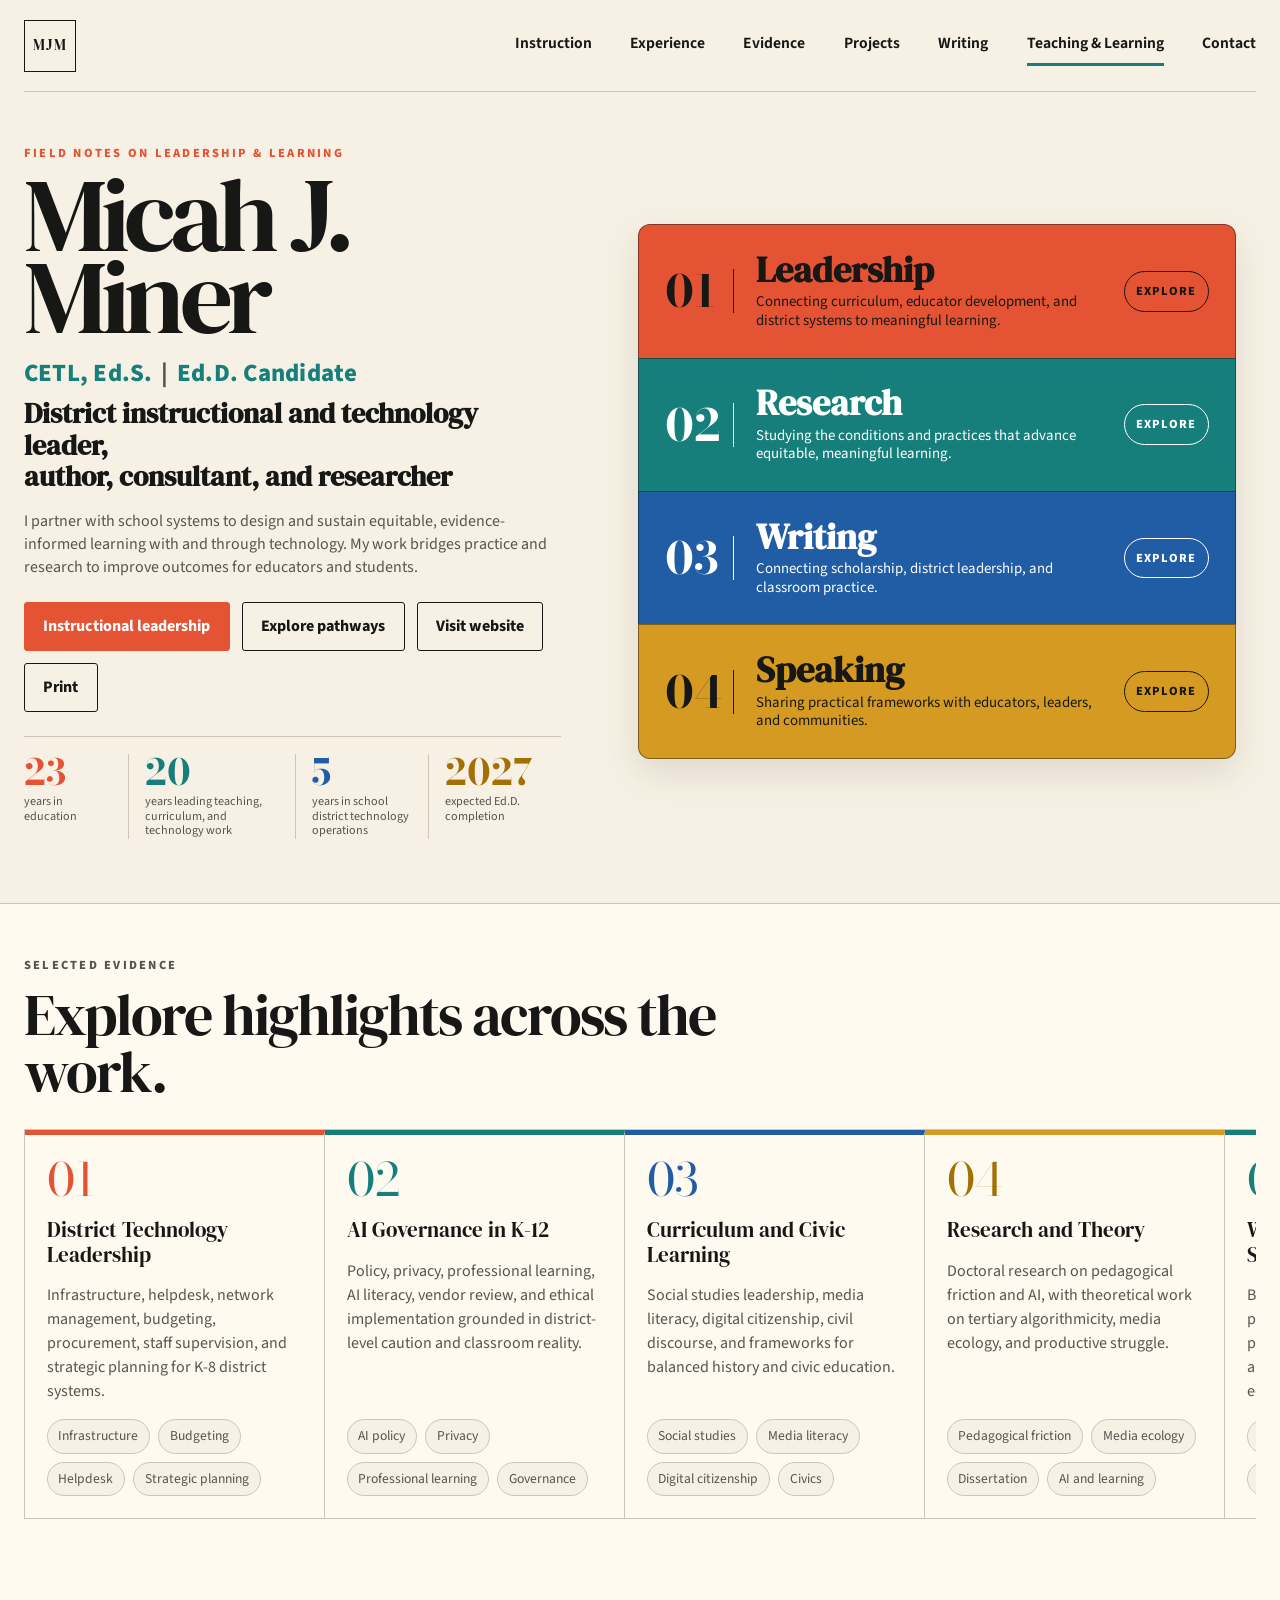
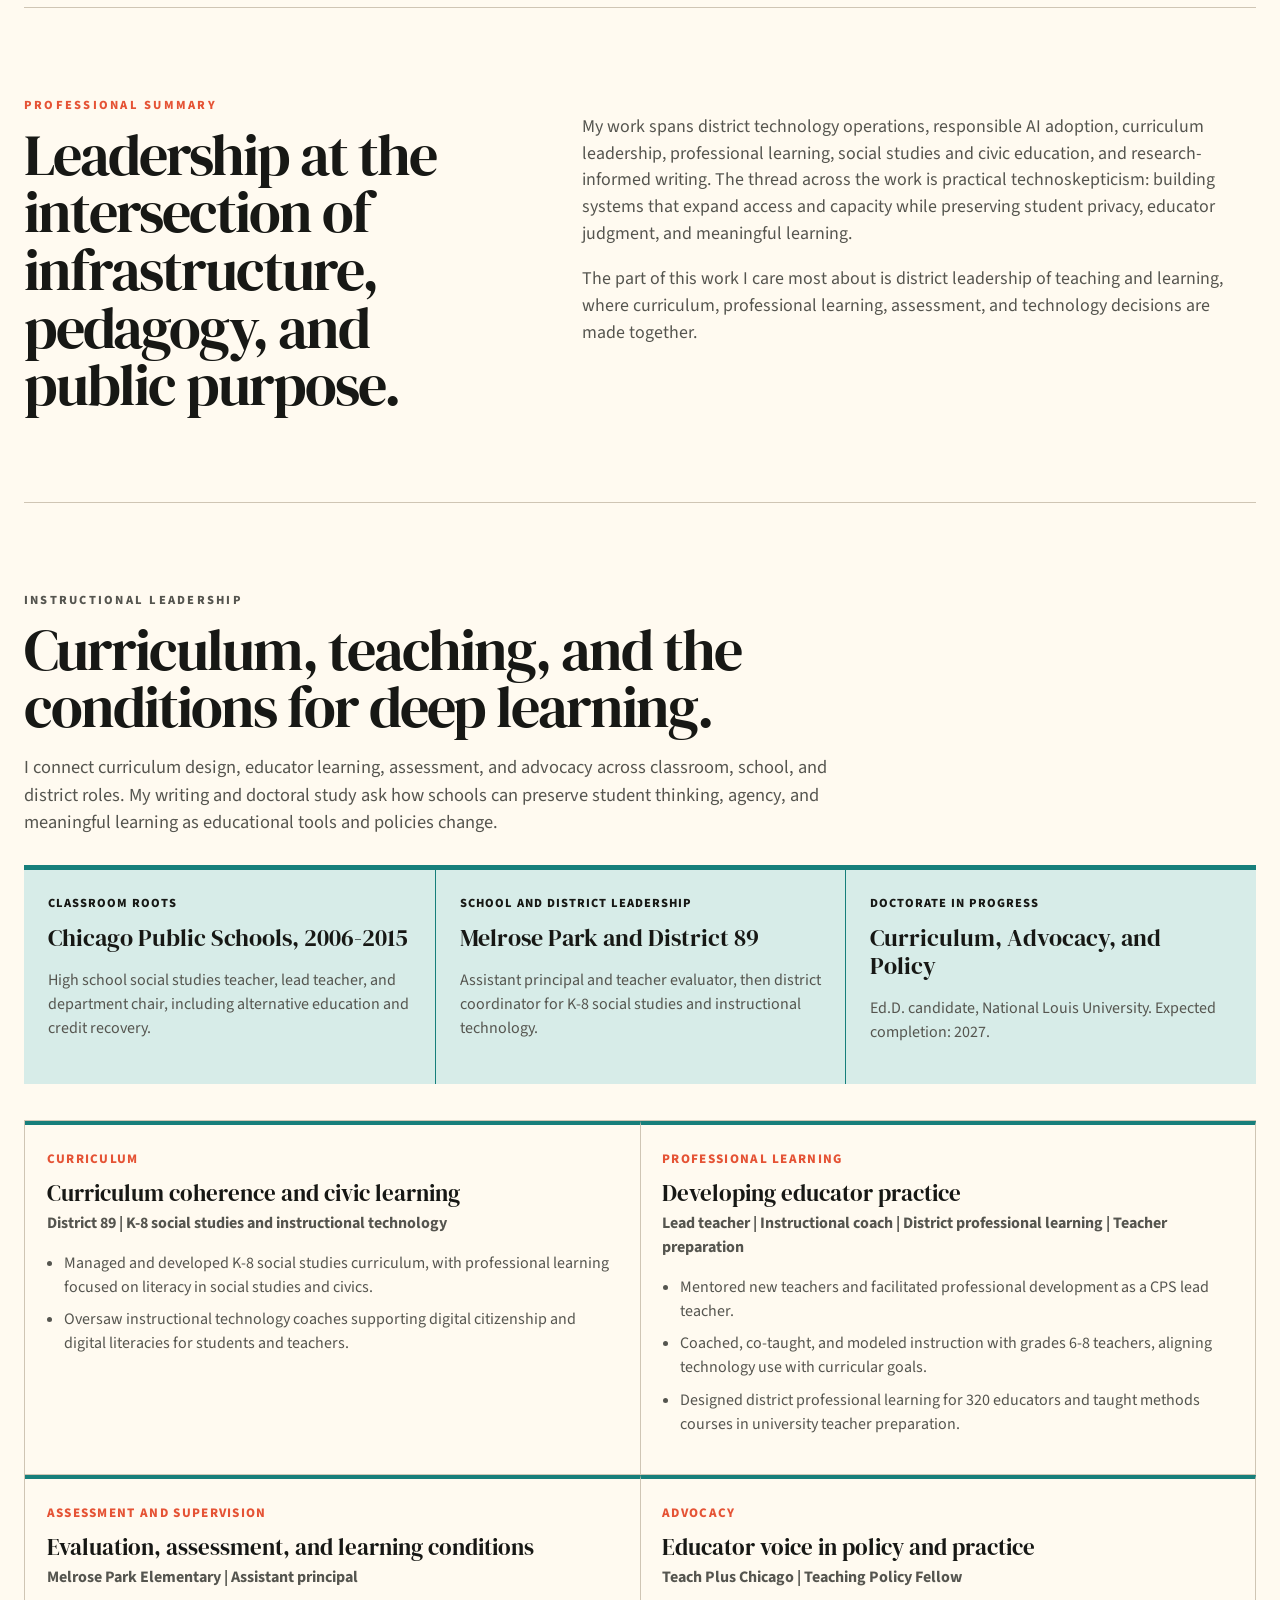
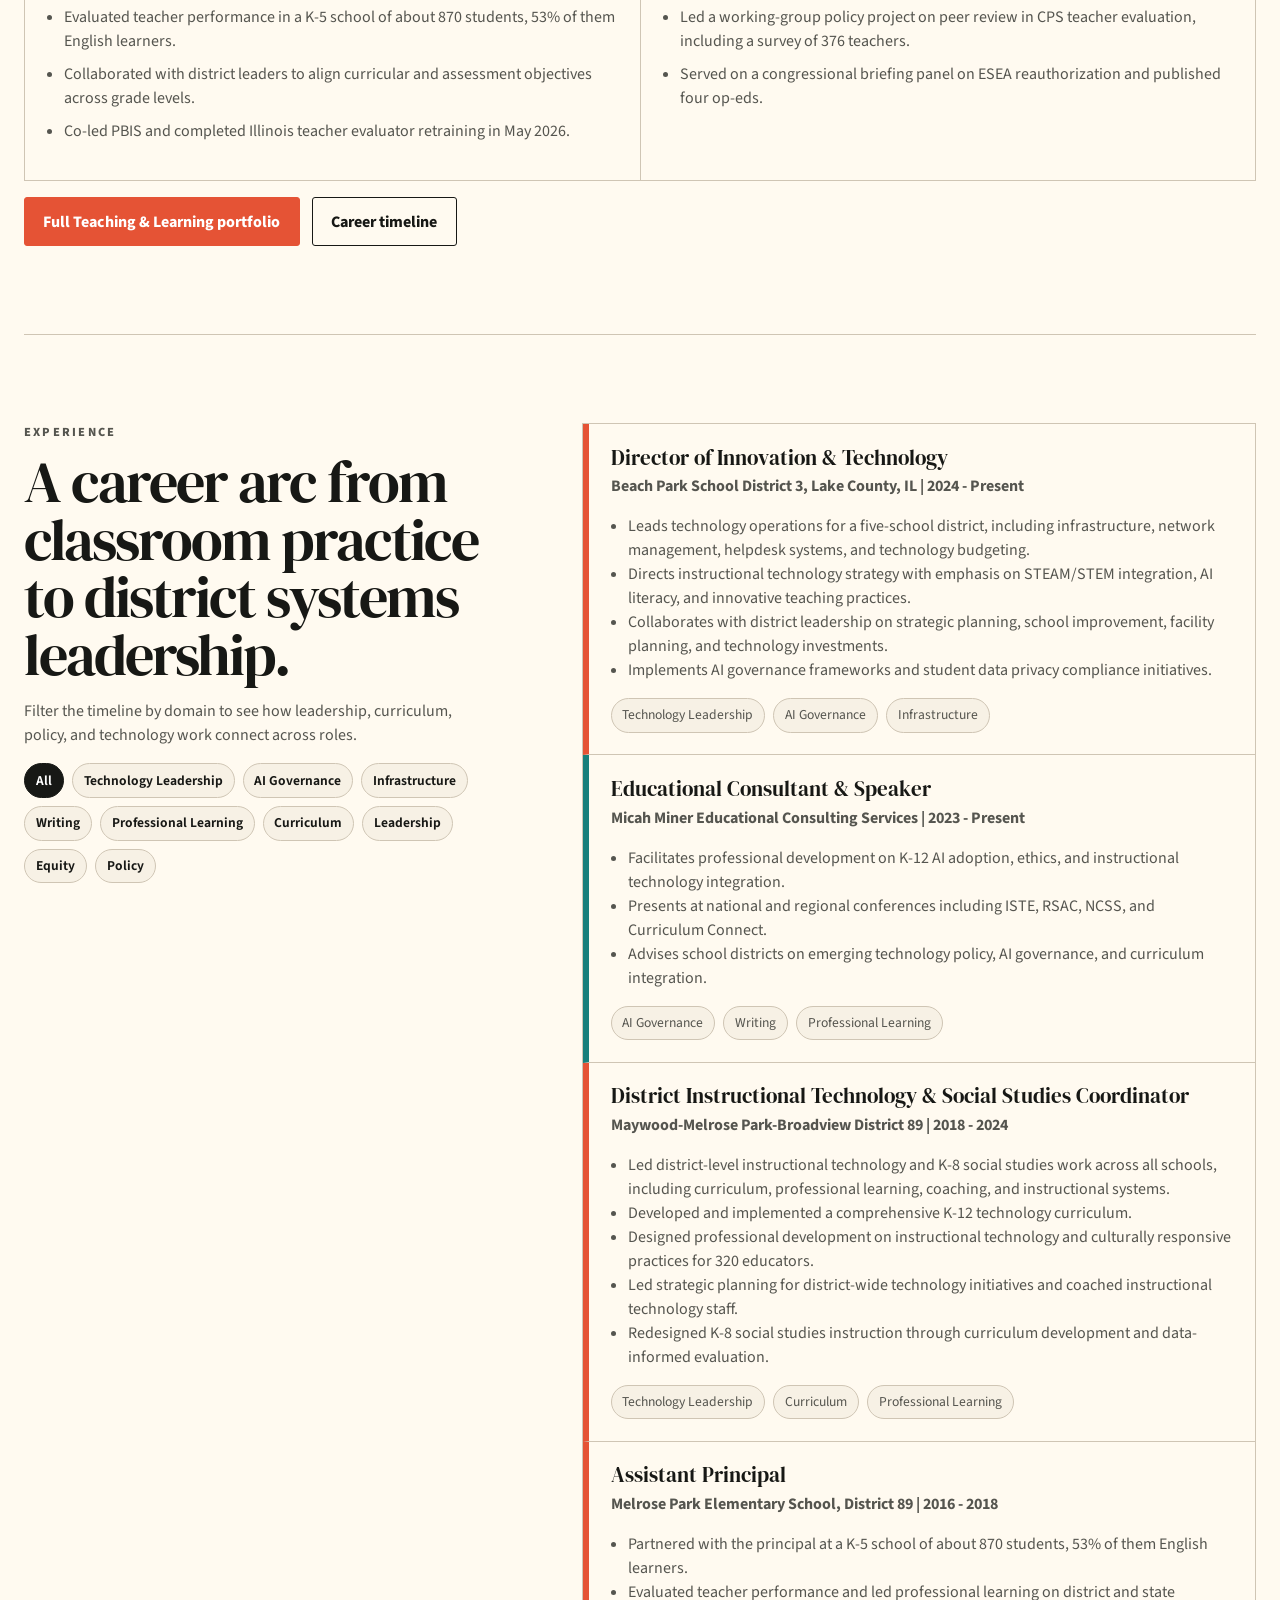
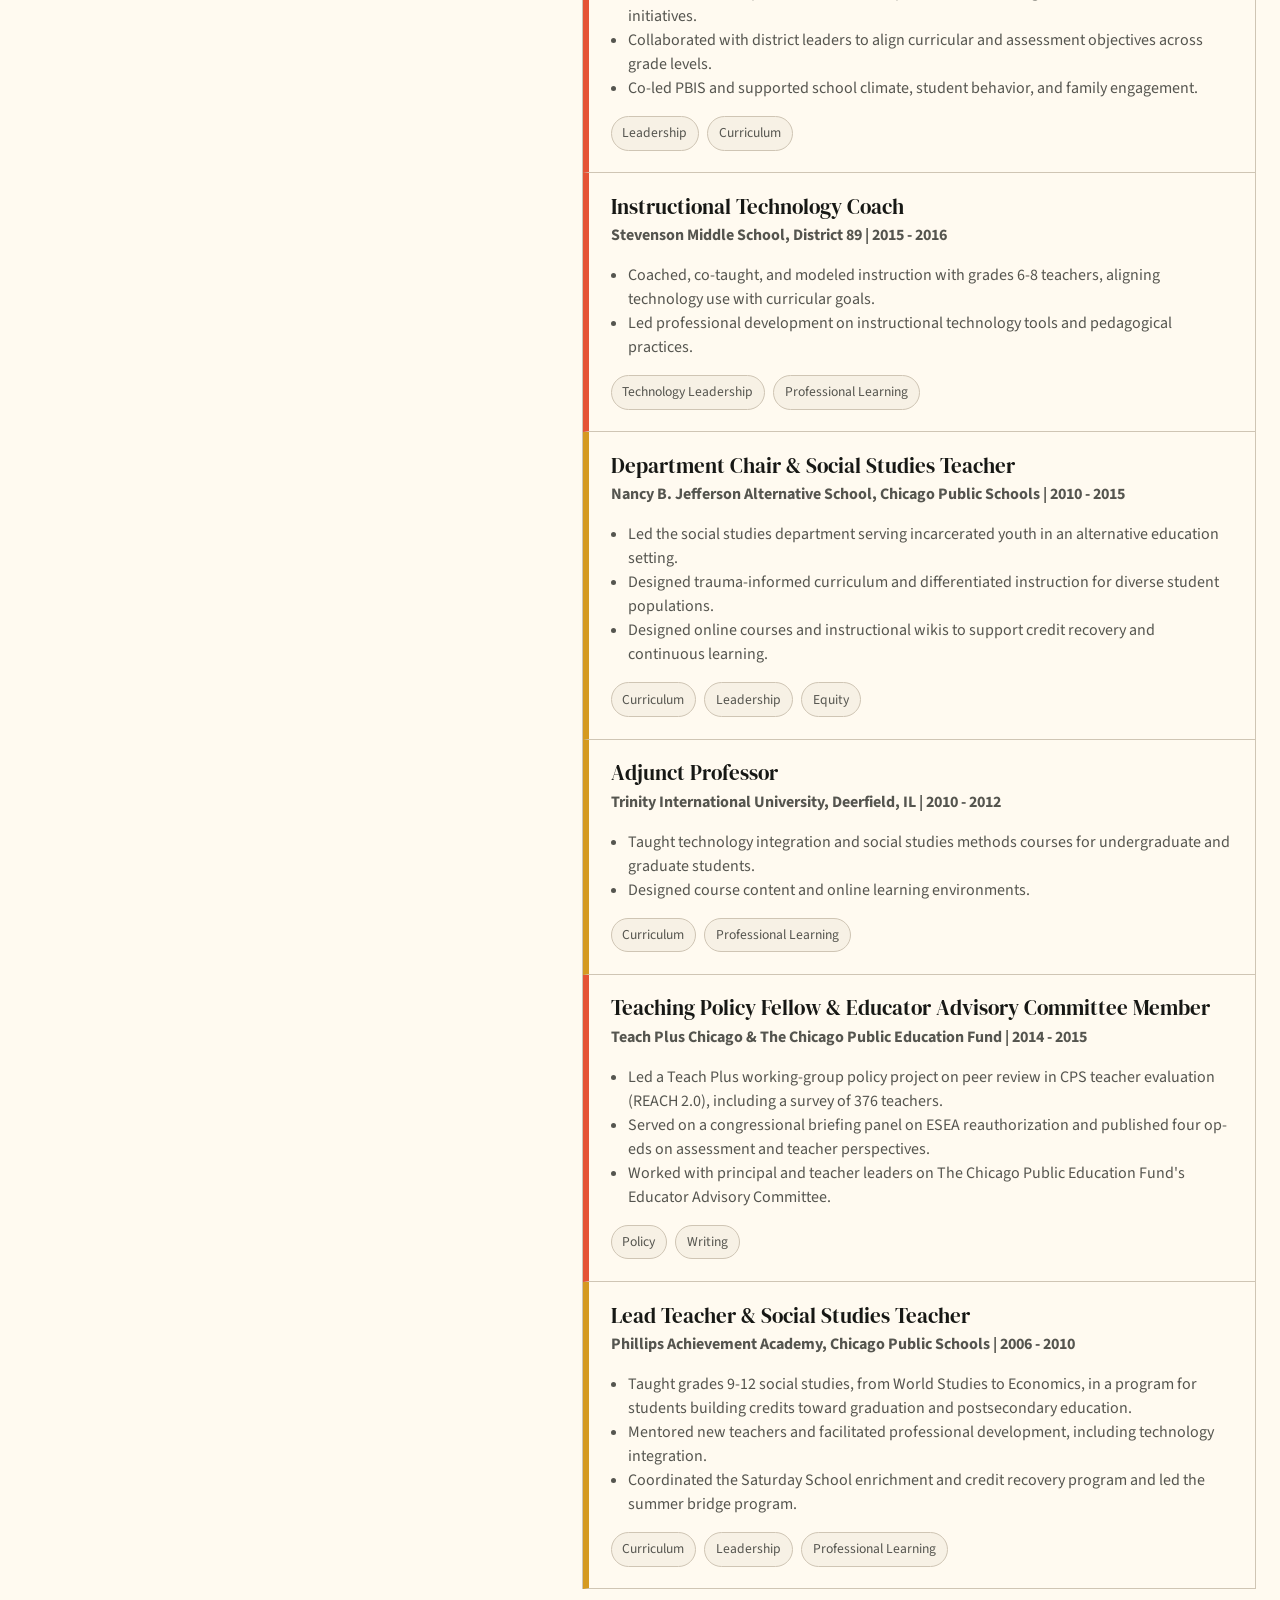
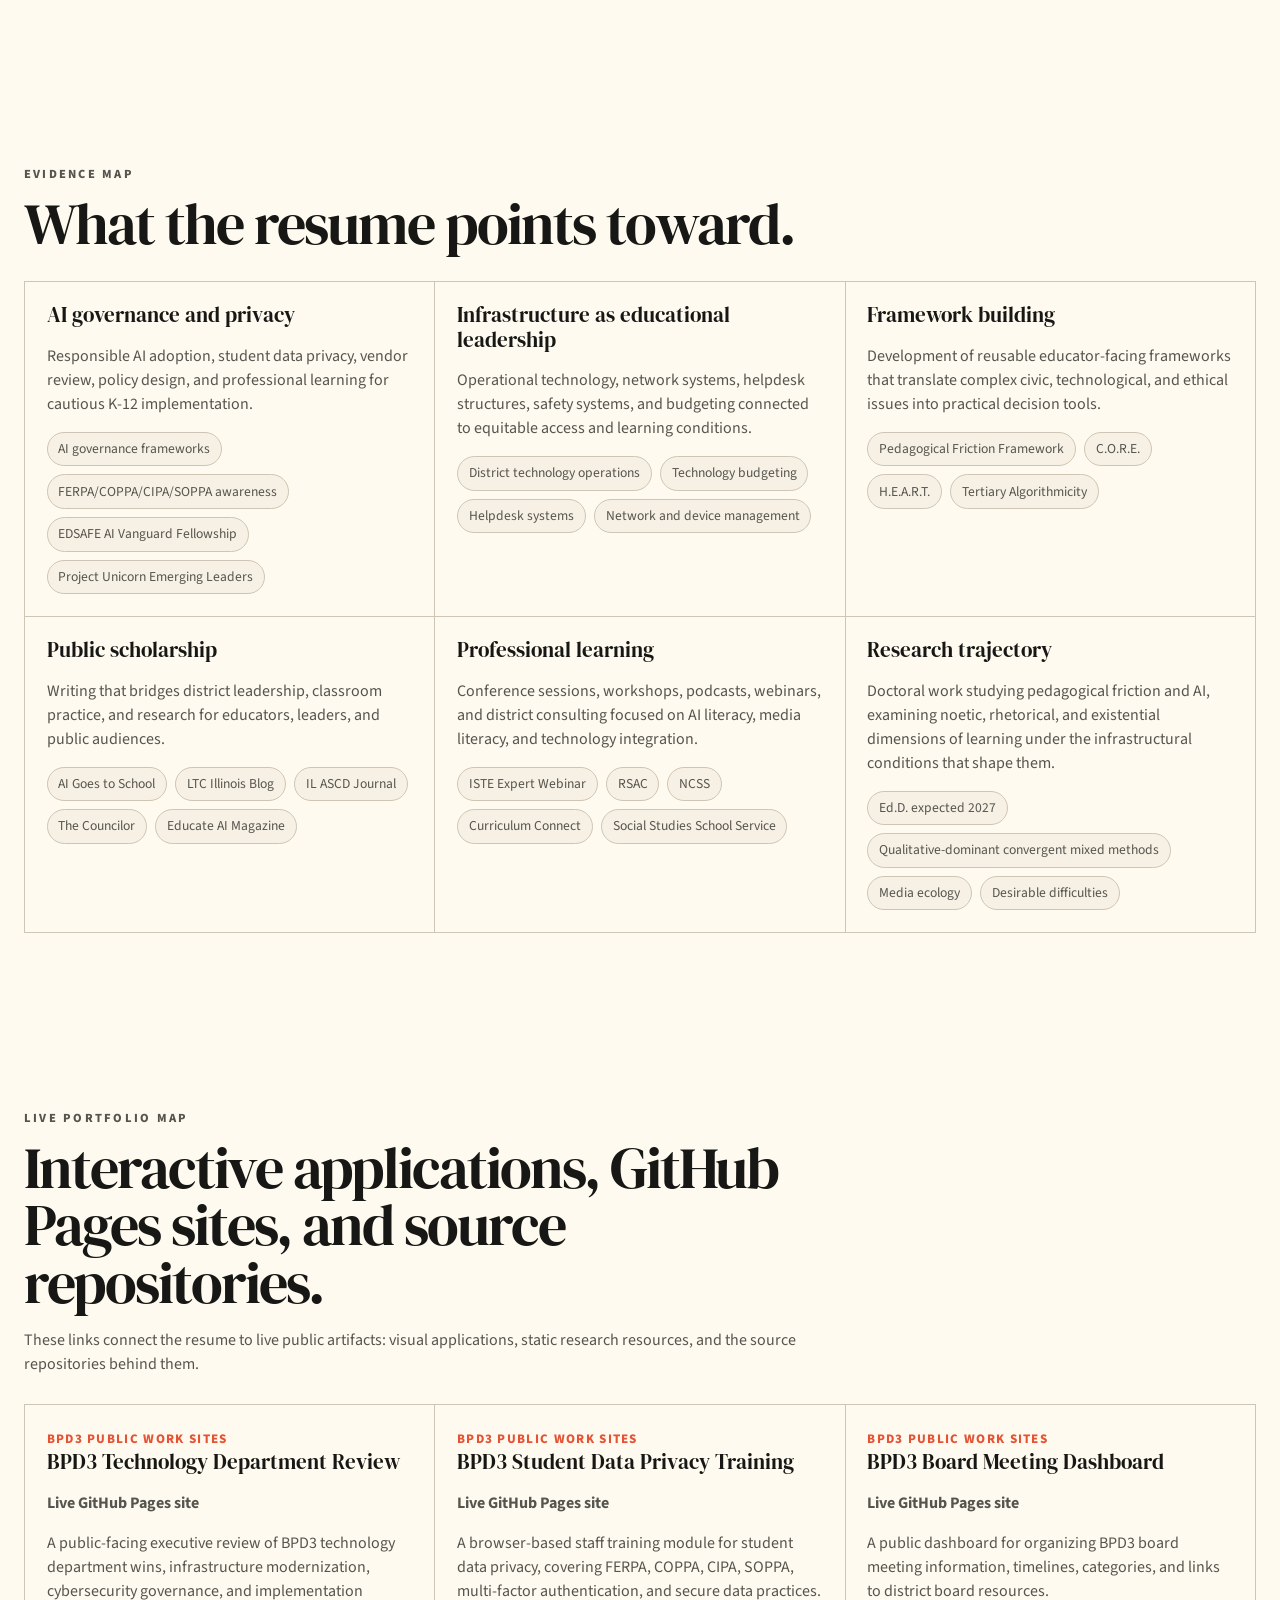
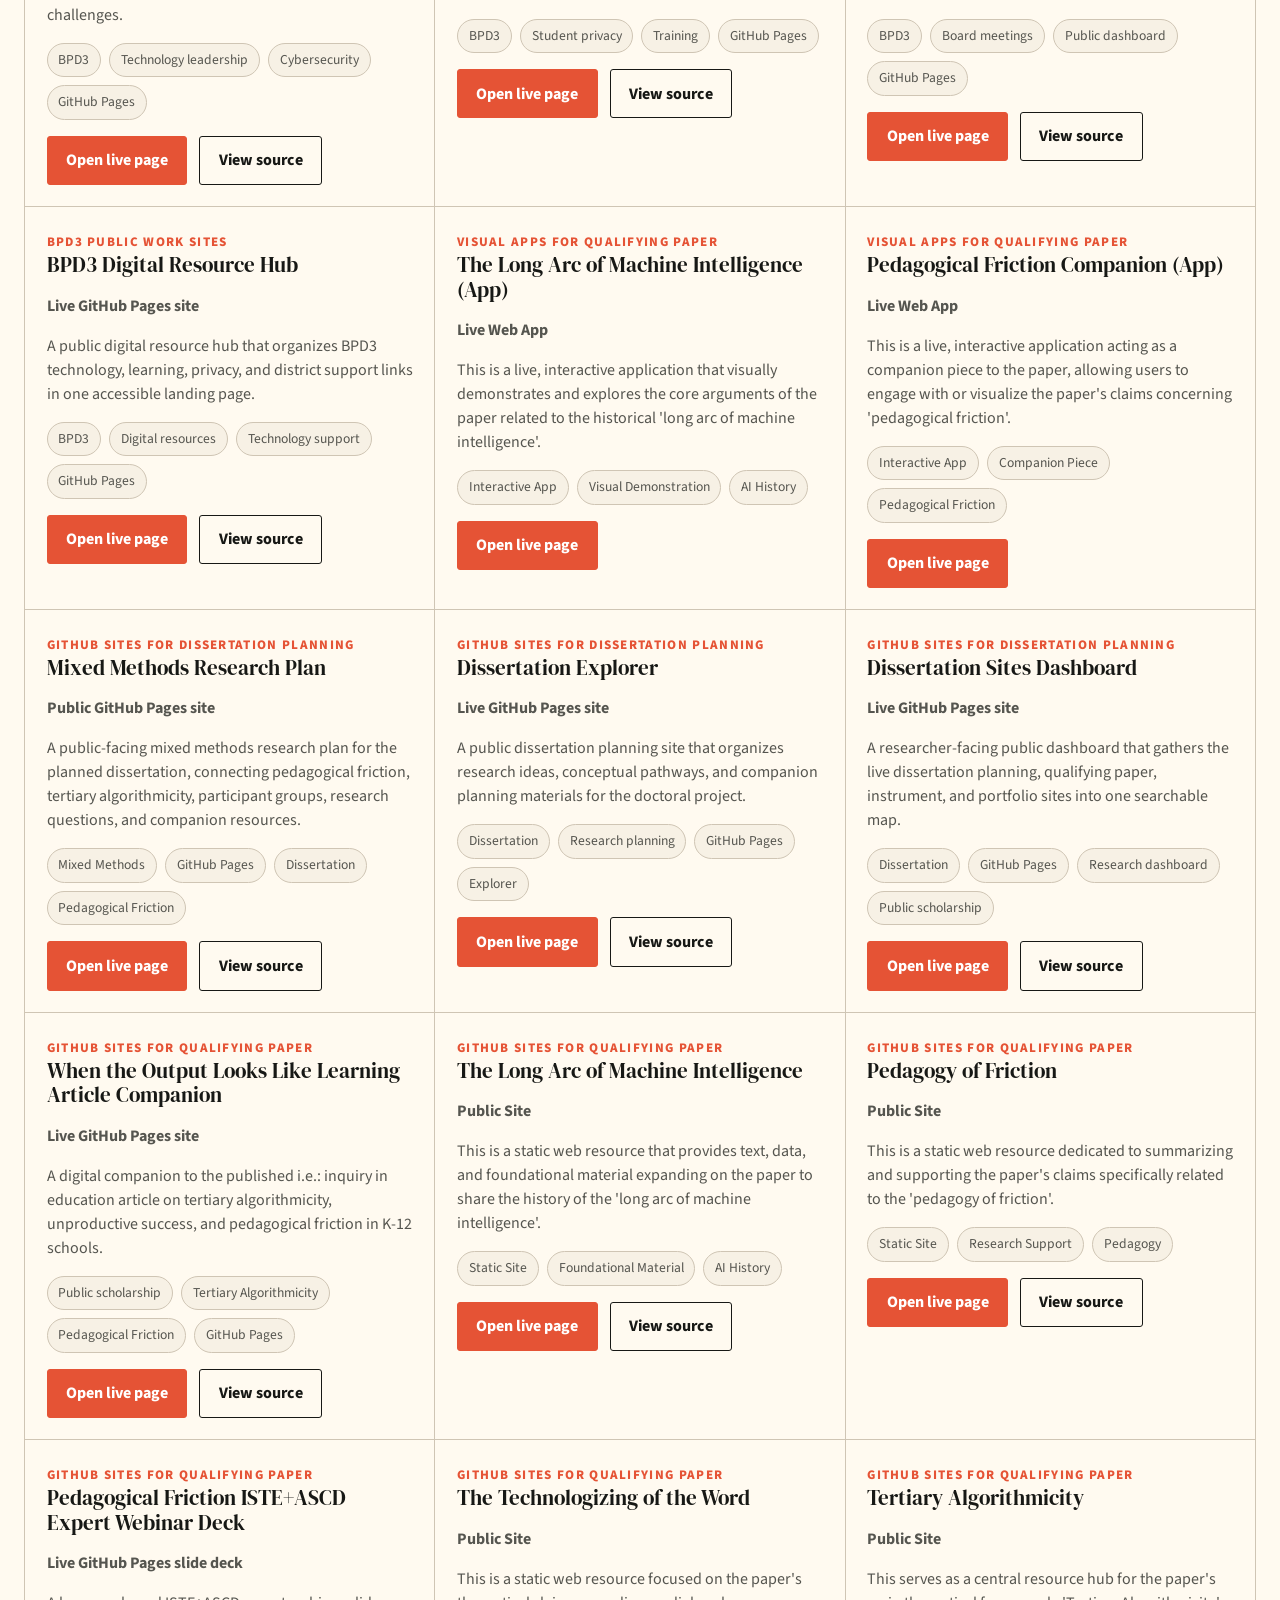
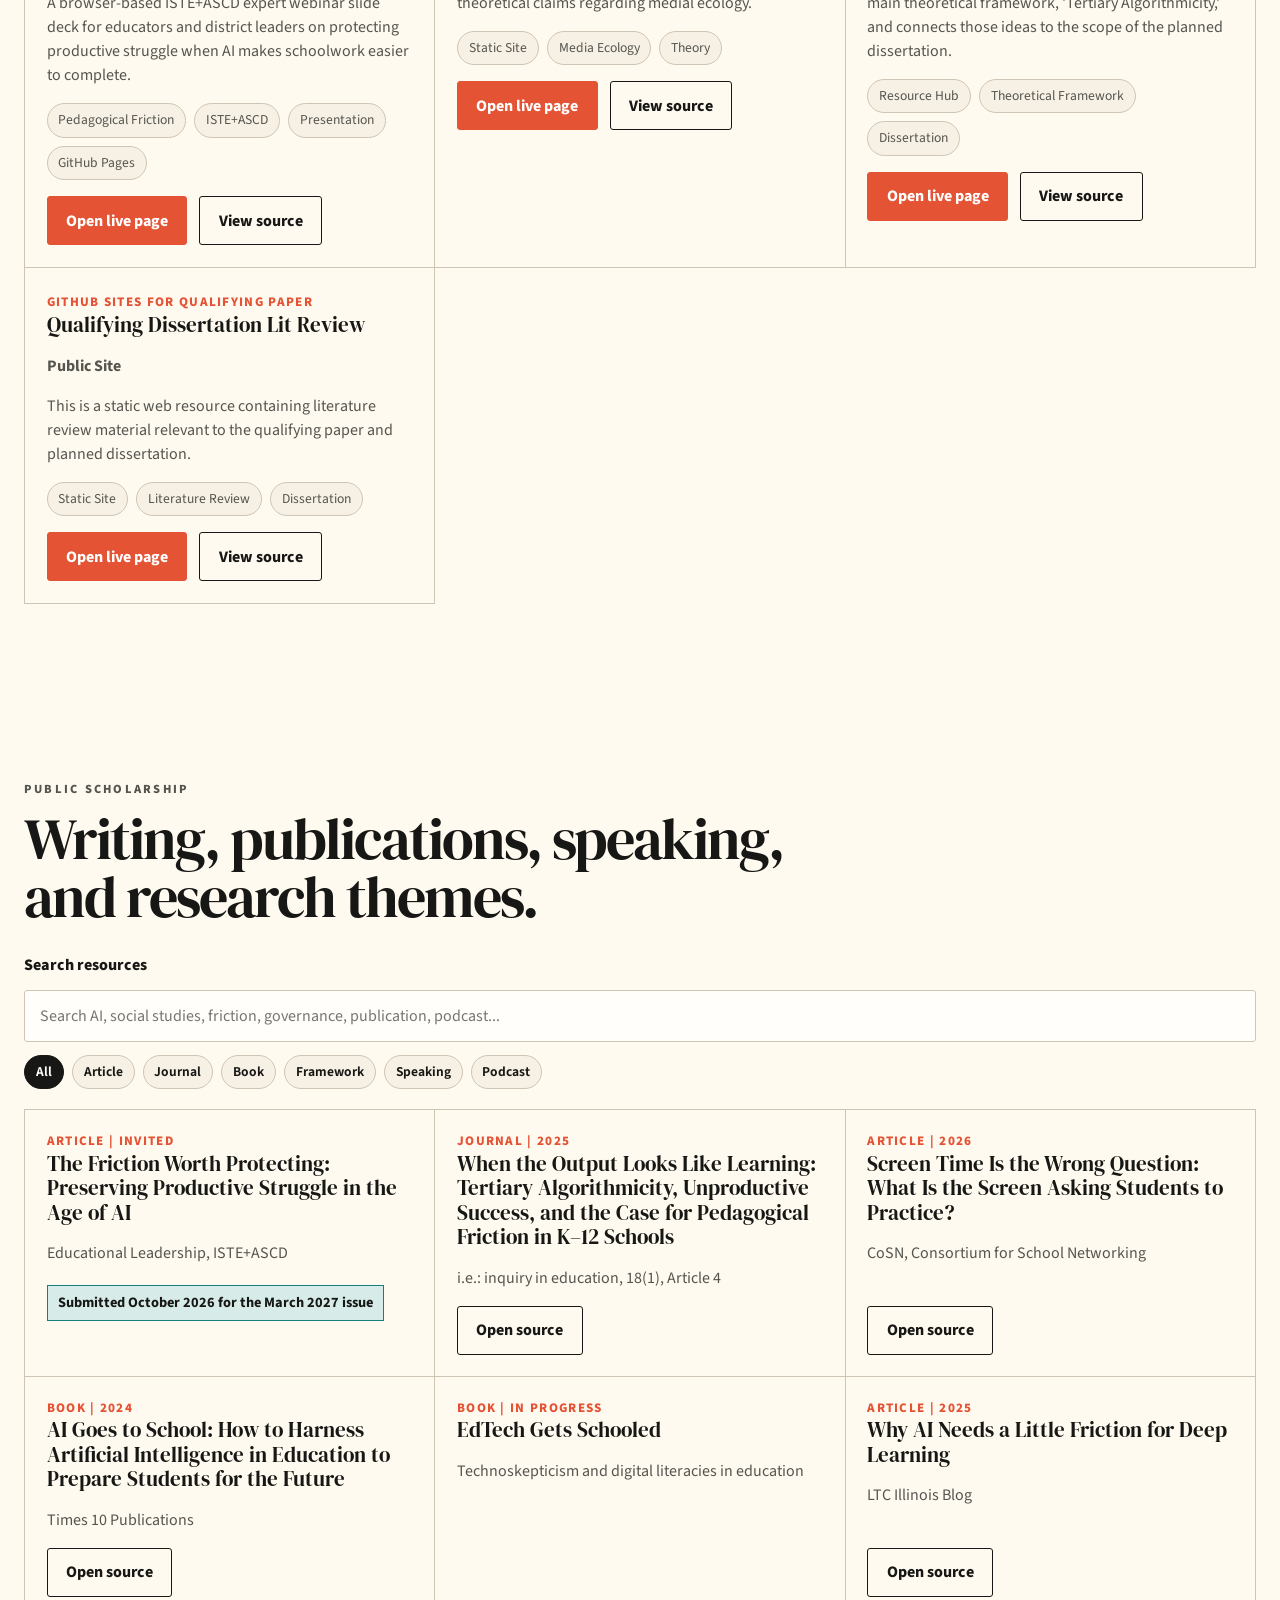
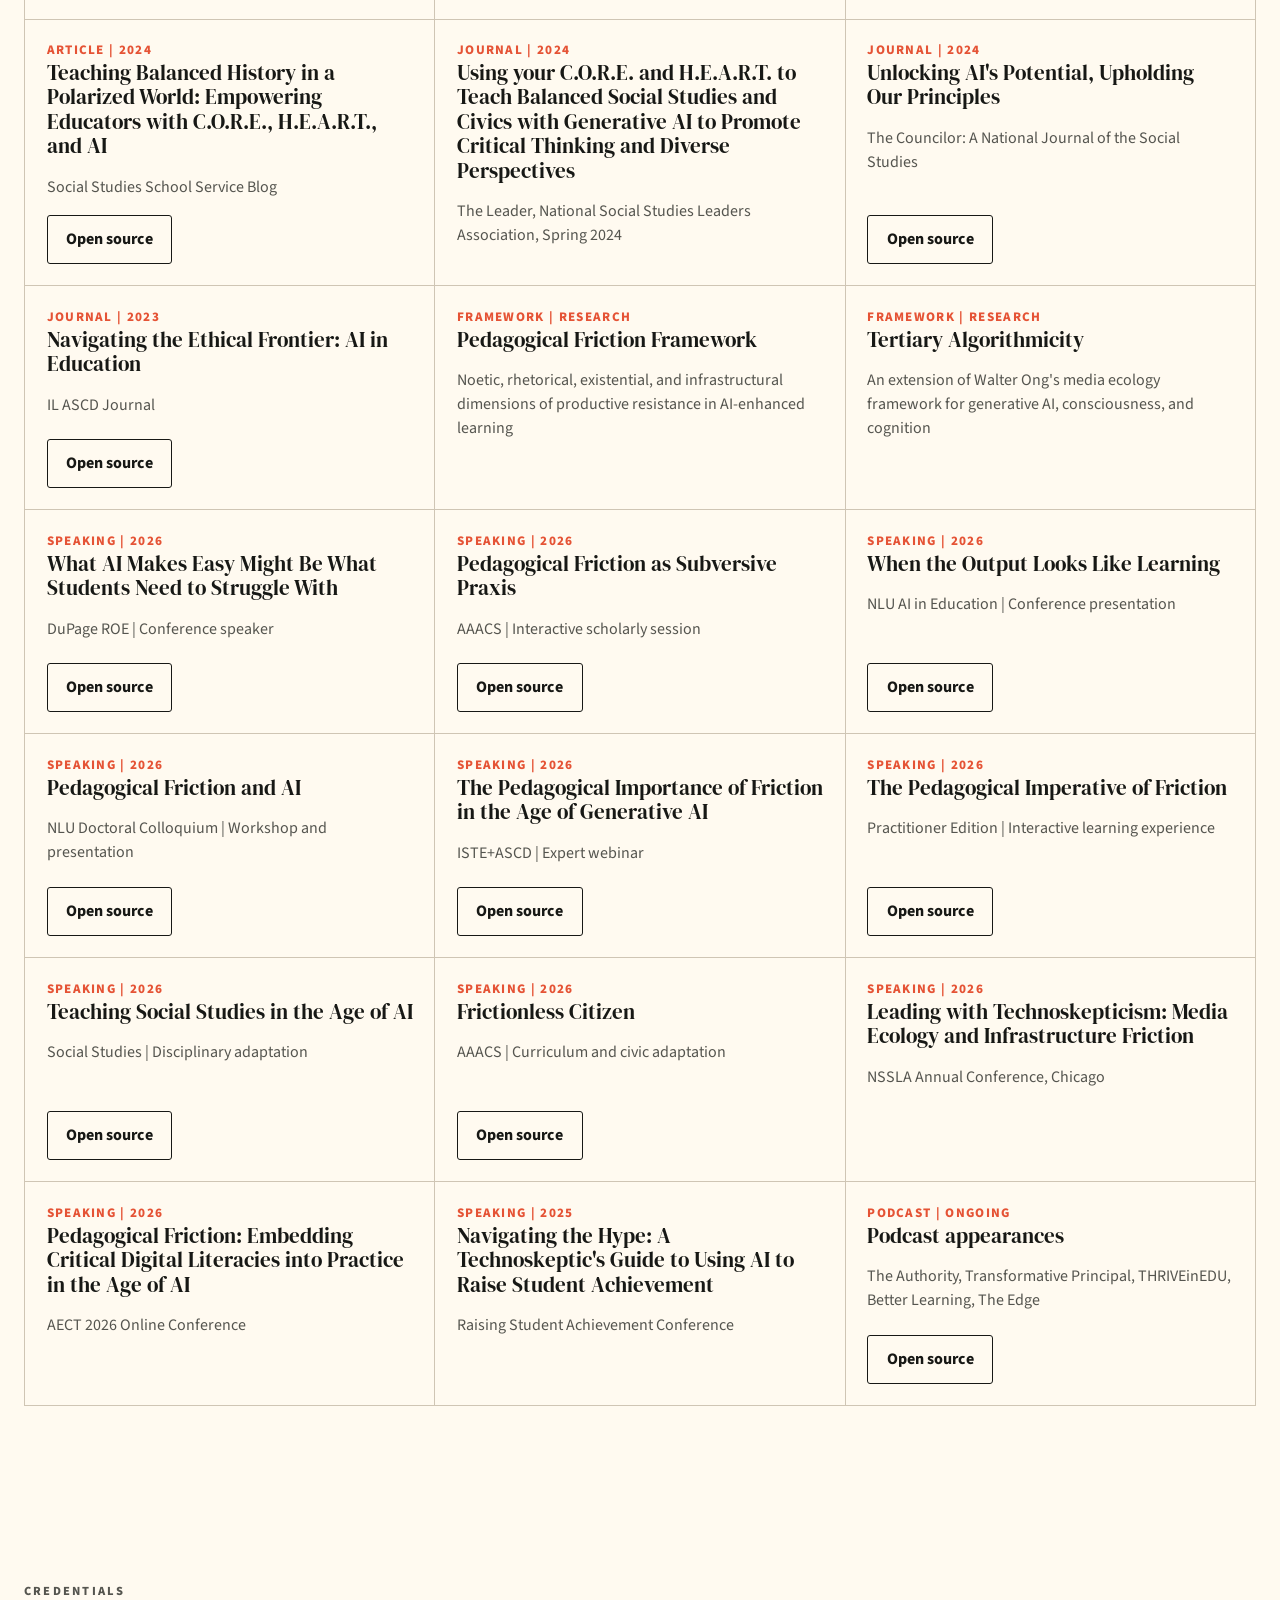
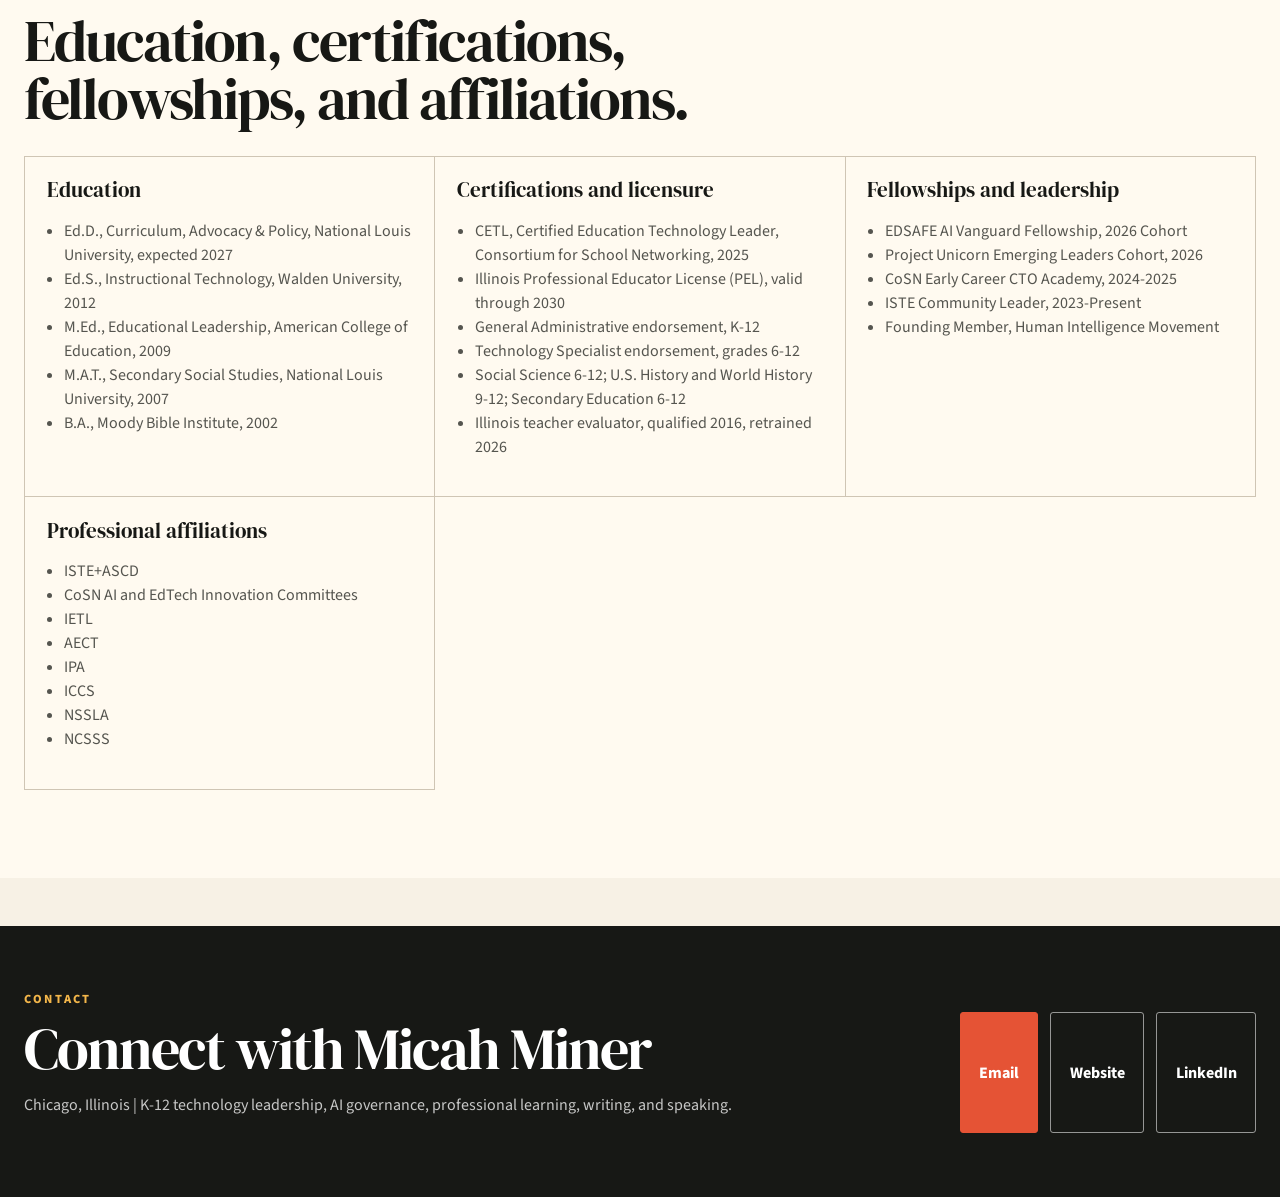
<file: docs/index.html>
<!doctype html>
<html lang="en">
  <head>
    <meta charset="utf-8">
    <meta name="viewport" content="width=device-width, initial-scale=1">
    <meta name="description" content="Interactive resume and professional portfolio for Micah J. Miner, CETL, Ed.S., Ed.D. Candidate.">
    <meta name="theme-color" content="#f7f1e5">
    <link rel="icon" href="data:,">
    <title>Micah J. Miner | Interactive Resume</title>
    <link rel="preconnect" href="https://fonts.googleapis.com">
    <link rel="preconnect" href="https://fonts.gstatic.com" crossorigin>
    <link href="https://fonts.googleapis.com/css2?family=Bodoni+Moda:opsz,wght@6..96,600;6..96,700&amp;family=DM+Serif+Display&amp;family=Source+Sans+3:wght@400;500;600;700;800&amp;display=swap" rel="stylesheet">
    <link rel="stylesheet" href="styles.css?v=20261011-merge">
  </head>
  <body>
    <a class="skip-link" href="#main">Skip to main content</a>

    <header class="site-header">
      <nav class="topbar" aria-label="Primary">
        <a class="brand" href="#top" aria-label="Micah J. Miner home">MJM</a>
        <div class="nav-links">
          <a href="#instruction">Instruction</a>
          <a href="#experience">Experience</a>
          <a href="#evidence">Evidence</a>
          <a href="#projects">Projects</a>
          <a href="#writing">Writing</a>
          <a class="nav-feature" href="teaching-learning.html">Teaching &amp; Learning</a>
          <a href="#contact">Contact</a>
        </div>
      </nav>

      <section id="top" class="hero">
        <div class="hero-copy">
          <p class="eyebrow">Field notes on leadership &amp; learning</p>
          <h1>Micah J.<br>Miner</h1>
          <p class="hero-credentials">CETL, Ed.S. <span aria-hidden="true">|</span> Ed.D. Candidate</p>
          <p class="hero-title">District instructional and technology leader,<br>author, consultant, and researcher</p>
          <p class="hero-summary">
            I partner with school systems to design and sustain equitable, evidence-informed learning with and through technology. My work bridges practice and research to improve outcomes for educators and students.
          </p>
          <div class="hero-actions" aria-label="Quick actions">
            <a class="button primary" href="#instruction">Instructional leadership</a>
            <a class="button" href="#pathways">Explore pathways</a>
            <a class="button" href="https://micahminer.com/" target="_blank" rel="noreferrer">Visit website</a>
            <button class="button icon-button" type="button" id="printButton" aria-label="Print or save this page">Print</button>
          </div>

          <aside class="signal-panel" aria-label="Professional signals">
            <div>
              <span class="metric">23</span>
              <span class="metric-label">years in education</span>
            </div>
            <div>
              <span class="metric">20</span>
              <span class="metric-label">years leading teaching, curriculum, and technology work</span>
            </div>
            <div>
              <span class="metric">5</span>
              <span class="metric-label">years in school district technology operations</span>
            </div>
            <div>
              <span class="metric">2027</span>
              <span class="metric-label">expected Ed.D. completion</span>
            </div>
          </aside>
        </div>

        <div class="lens-index" aria-label="Explore professional lenses">
          <button class="lens-band lens-leadership" type="button" data-target="#instruction" aria-pressed="false">
            <span class="lens-number">01</span>
            <span class="lens-copy"><strong>Leadership</strong><small>Connecting curriculum, educator development, and district systems to meaningful learning.</small></span>
            <span class="lens-action">Explore</span>
          </button>
          <button class="lens-band lens-research" type="button" data-target="#evidence" aria-pressed="false">
            <span class="lens-number">02</span>
            <span class="lens-copy"><strong>Research</strong><small>Studying the conditions and practices that advance equitable, meaningful learning.</small></span>
            <span class="lens-action">Explore</span>
          </button>
          <button class="lens-band lens-writing" type="button" data-target="#writing" aria-pressed="false">
            <span class="lens-number">03</span>
            <span class="lens-copy"><strong>Writing</strong><small>Connecting scholarship, district leadership, and classroom practice.</small></span>
            <span class="lens-action">Explore</span>
          </button>
          <button class="lens-band lens-speaking" type="button" data-target="#writing" data-resource-filter="Speaking" aria-pressed="false">
            <span class="lens-number">04</span>
            <span class="lens-copy"><strong>Speaking</strong><small>Sharing practical frameworks with educators, leaders, and communities.</small></span>
            <span class="lens-action">Explore</span>
          </button>
        </div>
      </section>
    </header>

    <main id="main">
      <section id="pathways" class="section" aria-labelledby="pathways-heading">
        <div class="section-heading">
          <p class="section-kicker">Selected evidence</p>
          <h2 id="pathways-heading">Explore highlights across the work.</h2>
        </div>
        <div class="pathway-grid" id="pathwayGrid"></div>
      </section>

      <section class="section intro-grid" aria-labelledby="summary-heading">
        <div>
          <p class="section-kicker">Professional summary</p>
          <h2 id="summary-heading">Leadership at the intersection of infrastructure, pedagogy, and public purpose.</h2>
        </div>
        <div class="lead-copy">
          <p>
            My work spans district technology operations, responsible AI adoption, curriculum leadership, professional learning, social studies and civic education, and research-informed writing. The thread across the work is practical technoskepticism: building systems that expand access and capacity while preserving student privacy, educator judgment, and meaningful learning.
          </p>
          <p>
            The part of this work I care most about is district leadership of teaching and learning, where curriculum, professional learning, assessment, and technology decisions are made together.
          </p>
        </div>
      </section>

      <section id="instruction" class="section instruction-section" aria-labelledby="instruction-heading">
        <div class="section-heading">
          <p class="section-kicker">Instructional leadership</p>
          <h2 id="instruction-heading">Curriculum, teaching, and the conditions for deep learning.</h2>
          <p class="instruction-lead">I connect curriculum design, educator learning, assessment, and advocacy across classroom, school, and district roles. My writing and doctoral study ask how schools can preserve student thinking, agency, and meaningful learning as educational tools and policies change.</p>
        </div>

        <div class="instruction-trajectory" aria-label="Instructional preparation">
          <article>
            <p class="trajectory-label">Classroom roots</p>
            <h3>Chicago Public Schools, 2006-2015</h3>
            <p>High school social studies teacher, lead teacher, and department chair, including alternative education and credit recovery.</p>
          </article>
          <article>
            <p class="trajectory-label">School and district leadership</p>
            <h3>Melrose Park and District 89</h3>
            <p>Assistant principal and teacher evaluator, then district coordinator for K-8 social studies and instructional technology.</p>
          </article>
          <article>
            <p class="trajectory-label">Doctorate in progress</p>
            <h3>Curriculum, Advocacy, and Policy</h3>
            <p>Ed.D. candidate, National Louis University. Expected completion: 2027.</p>
          </article>
        </div>

        <div class="instruction-grid">
          <article class="card instruction-card">
            <span class="resource-type">Curriculum</span>
            <h3>Curriculum coherence and civic learning</h3>
            <p class="timeline-meta">District 89 | K-8 social studies and instructional technology</p>
            <ul>
              <li>Managed and developed K-8 social studies curriculum, with professional learning focused on literacy in social studies and civics.</li>
              <li>Oversaw instructional technology coaches supporting digital citizenship and digital literacies for students and teachers.</li>
            </ul>
          </article>
          <article class="card instruction-card">
            <span class="resource-type">Professional learning</span>
            <h3>Developing educator practice</h3>
            <p class="timeline-meta">Lead teacher | Instructional coach | District professional learning | Teacher preparation</p>
            <ul>
              <li>Mentored new teachers and facilitated professional development as a CPS lead teacher.</li>
              <li>Coached, co-taught, and modeled instruction with grades 6-8 teachers, aligning technology use with curricular goals.</li>
              <li>Designed district professional learning for 320 educators and taught methods courses in university teacher preparation.</li>
            </ul>
          </article>
          <article class="card instruction-card">
            <span class="resource-type">Assessment and supervision</span>
            <h3>Evaluation, assessment, and learning conditions</h3>
            <p class="timeline-meta">Melrose Park Elementary | Assistant principal</p>
            <ul>
              <li>Evaluated teacher performance in a K-5 school of about 870 students, 53% of them English learners.</li>
              <li>Collaborated with district leaders to align curricular and assessment objectives across grade levels.</li>
              <li>Co-led PBIS and completed Illinois teacher evaluator retraining in May 2026.</li>
            </ul>
          </article>
          <article class="card instruction-card">
            <span class="resource-type">Advocacy</span>
            <h3>Educator voice in policy and practice</h3>
            <p class="timeline-meta">Teach Plus Chicago | Teaching Policy Fellow</p>
            <ul>
              <li>Led a working-group policy project on peer review in CPS teacher evaluation, including a survey of 376 teachers.</li>
              <li>Served on a congressional briefing panel on ESEA reauthorization and published four op-eds.</li>
            </ul>
          </article>
        </div>

        <div class="card-actions">
          <a class="button primary" href="teaching-learning.html">Full Teaching &amp; Learning portfolio</a>
          <a class="button" href="#experience">Career timeline</a>
        </div>
      </section>

      <section id="experience" class="section split-section" aria-labelledby="experience-heading">
        <div class="section-heading sticky-heading">
          <p class="section-kicker">Experience</p>
          <h2 id="experience-heading">A career arc from classroom practice to district systems leadership.</h2>
          <p>Filter the timeline by domain to see how leadership, curriculum, policy, and technology work connect across roles.</p>
          <div class="filter-row" id="experienceFilters" aria-label="Experience filters"></div>
        </div>
        <div class="timeline" id="experienceTimeline"></div>
      </section>

      <section id="evidence" class="section" aria-labelledby="evidence-heading">
        <div class="section-heading">
          <p class="section-kicker">Evidence map</p>
          <h2 id="evidence-heading">What the resume points toward.</h2>
        </div>
        <div class="evidence-grid" id="evidenceGrid"></div>
      </section>

      <section id="projects" class="section" aria-labelledby="projects-heading">
        <div class="section-heading">
          <p class="section-kicker">Live portfolio map</p>
          <h2 id="projects-heading">Interactive applications, GitHub Pages sites, and source repositories.</h2>
          <p>These links connect the resume to live public artifacts: visual applications, static research resources, and the source repositories behind them.</p>
        </div>
        <div class="repo-grid" id="repoGrid"></div>
      </section>

      <section id="writing" class="section resource-section" aria-labelledby="writing-heading">
        <div class="section-heading">
          <p class="section-kicker">Public scholarship</p>
          <h2 id="writing-heading">Writing, publications, speaking, and research themes.</h2>
        </div>

        <div class="tool-row">
          <label class="search-label" for="resourceSearch">Search resources</label>
          <input id="resourceSearch" class="search-input" type="search" placeholder="Search AI, social studies, friction, governance, publication, podcast...">
          <div class="filter-row" id="resourceFilters" aria-label="Resource filters"></div>
        </div>

        <div class="resource-grid" id="resourceGrid" aria-live="polite"></div>
      </section>

      <section class="section credentials-section" aria-labelledby="credentials-heading">
        <div class="section-heading">
          <p class="section-kicker">Credentials</p>
          <h2 id="credentials-heading">Education, certifications, fellowships, and affiliations.</h2>
        </div>
        <div class="credential-grid" id="credentialGrid"></div>
      </section>
    </main>

    <footer id="contact" class="footer">
      <div>
        <p class="section-kicker">Contact</p>
        <h2>Connect with Micah Miner</h2>
        <p>Chicago, Illinois | K-12 technology leadership, AI governance, professional learning, writing, and speaking.</p>
      </div>
      <div class="contact-actions">
        <a class="button primary" href="mailto:minerclass@gmail.com">Email</a>
        <a class="button" href="https://micahminer.com/" target="_blank" rel="noreferrer">Website</a>
        <a class="button" href="https://www.linkedin.com/in/micah-j-miner/" target="_blank" rel="noreferrer">LinkedIn</a>
      </div>
    </footer>

    <script src="app.js?v=20261011-merge"></script>
  </body>
</html>
</file>
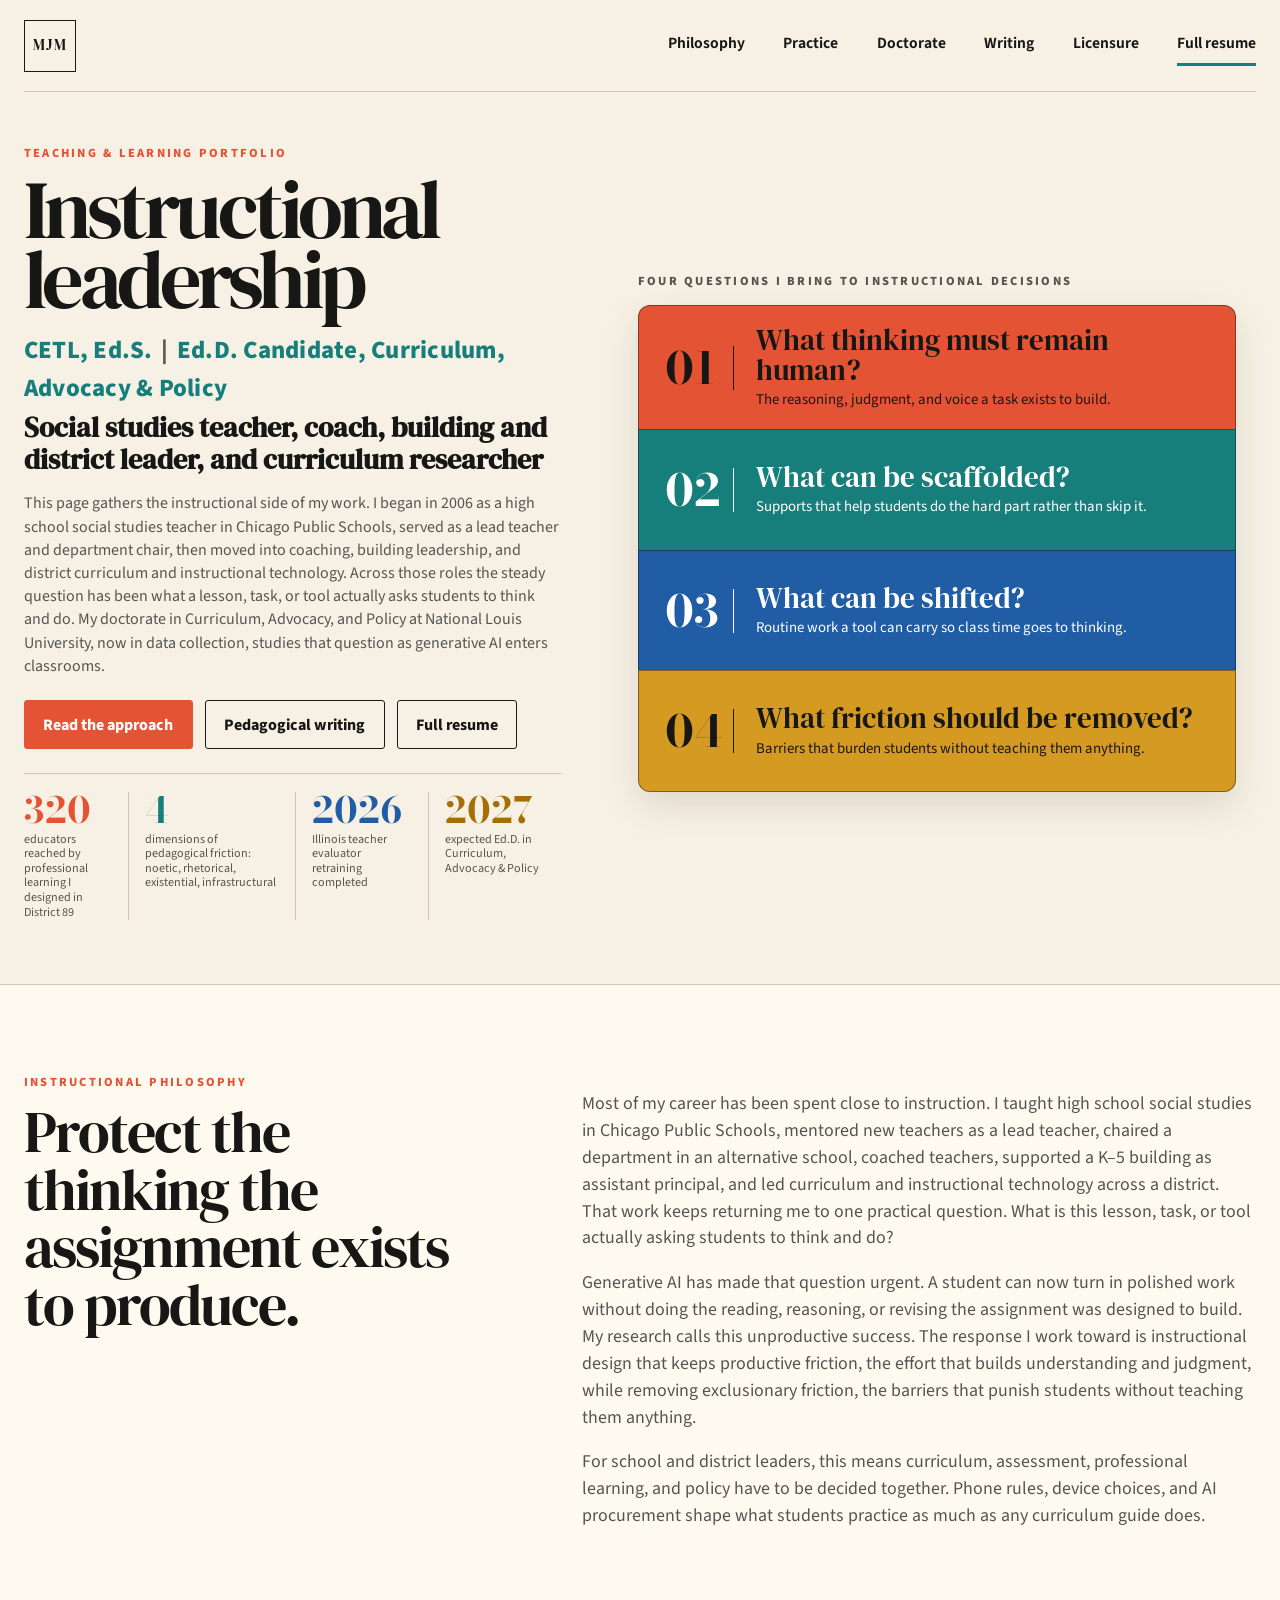
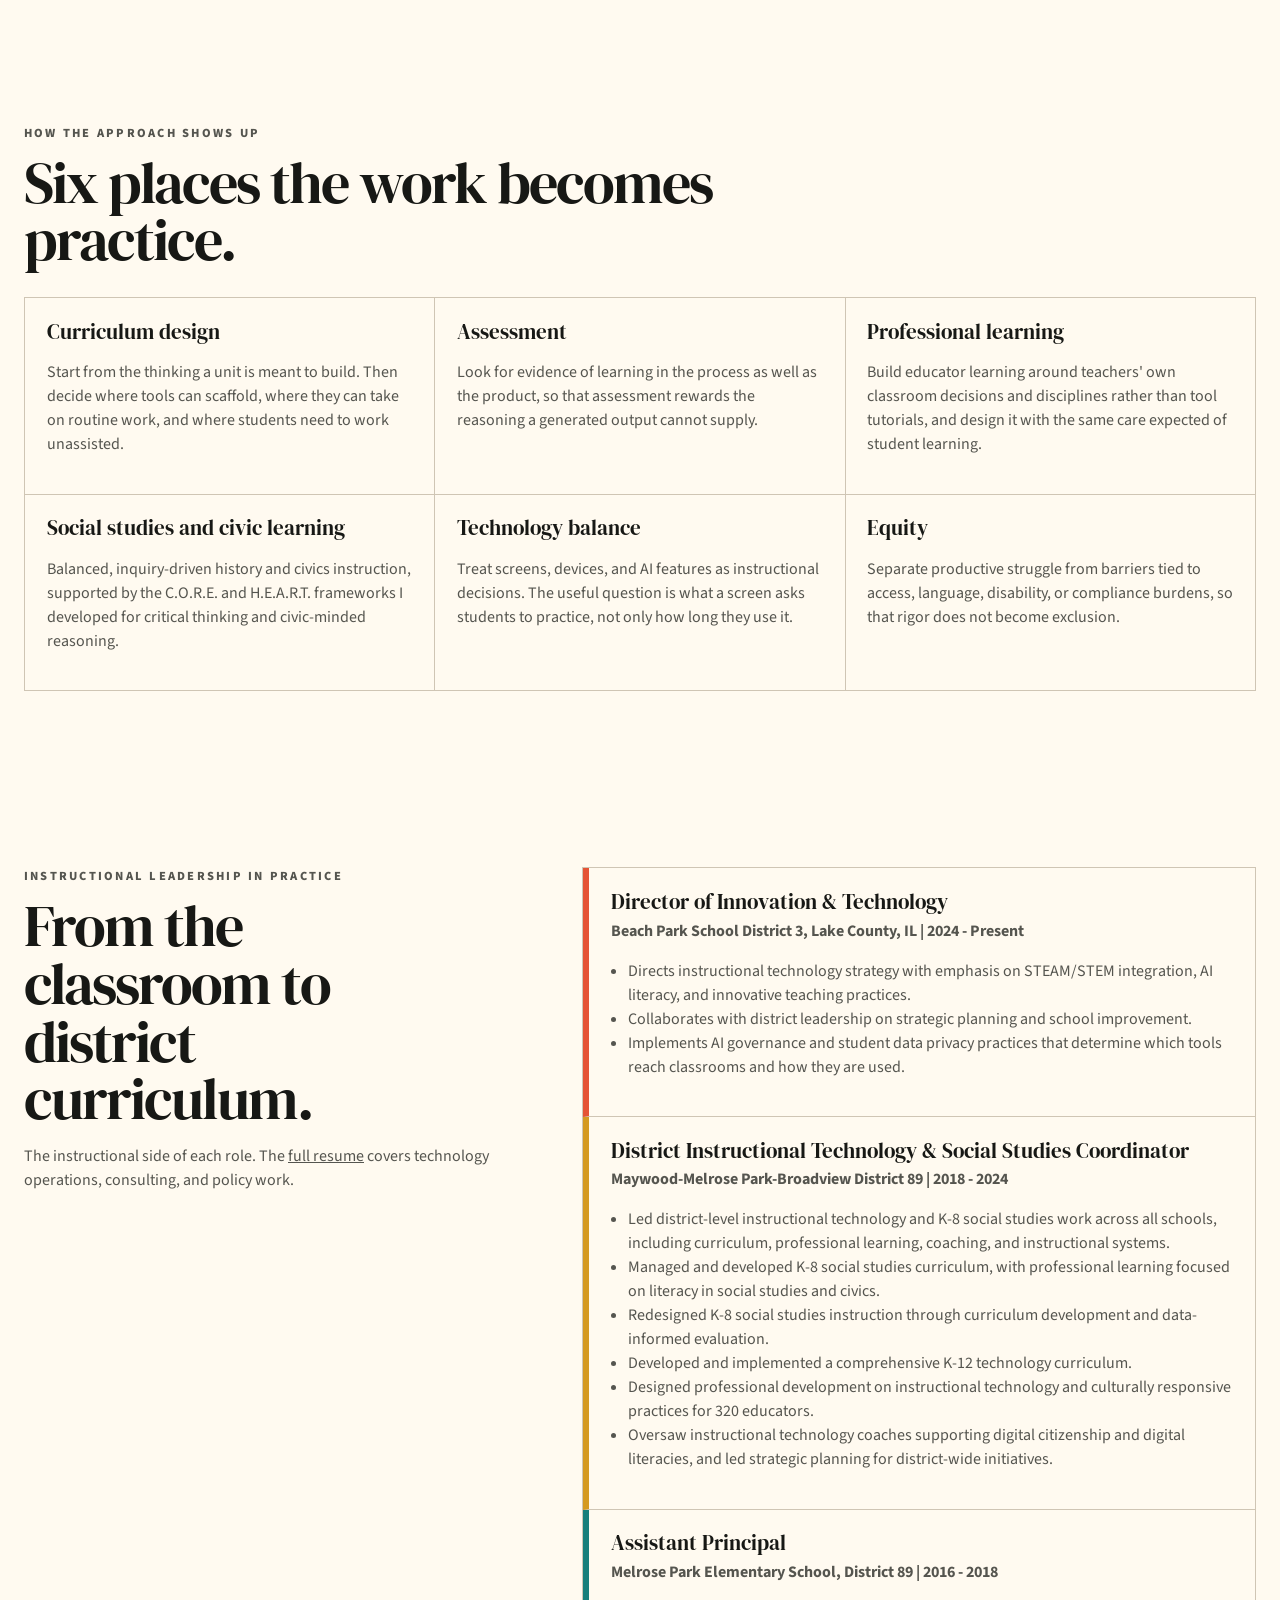
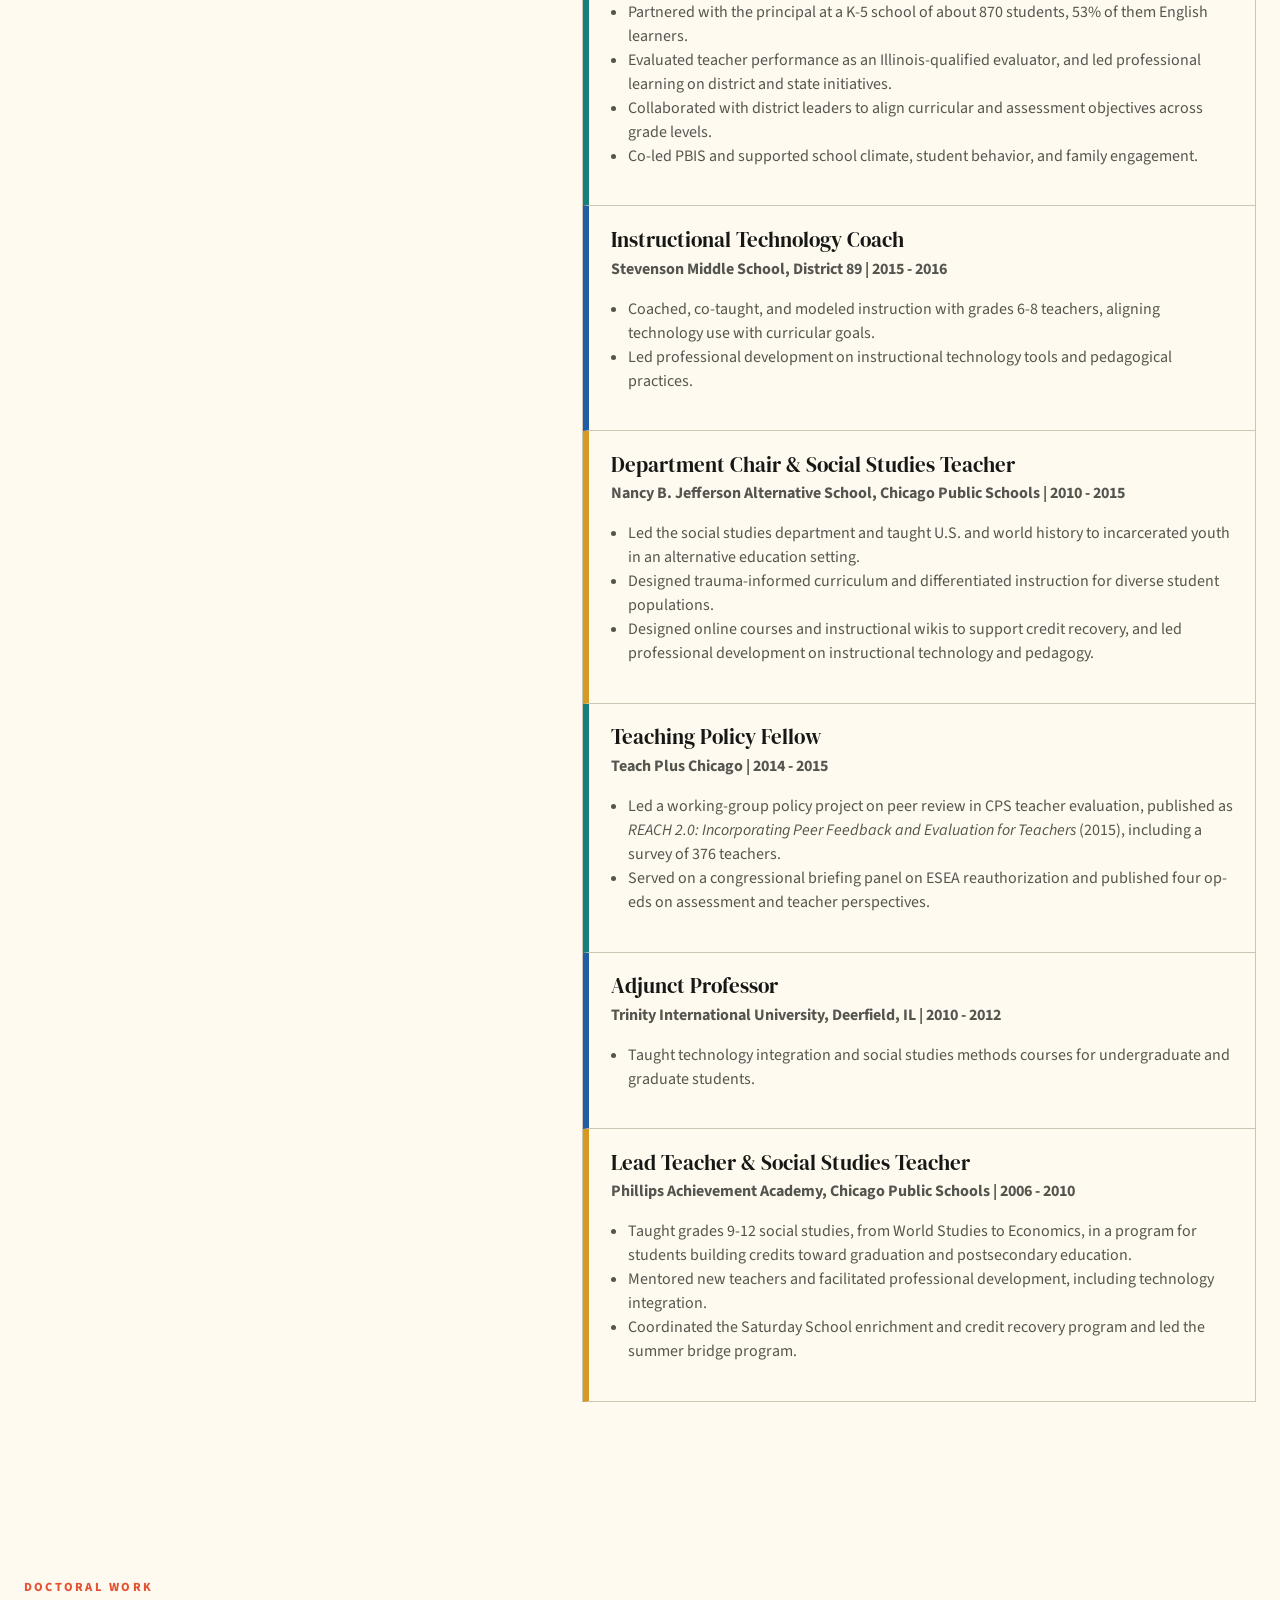
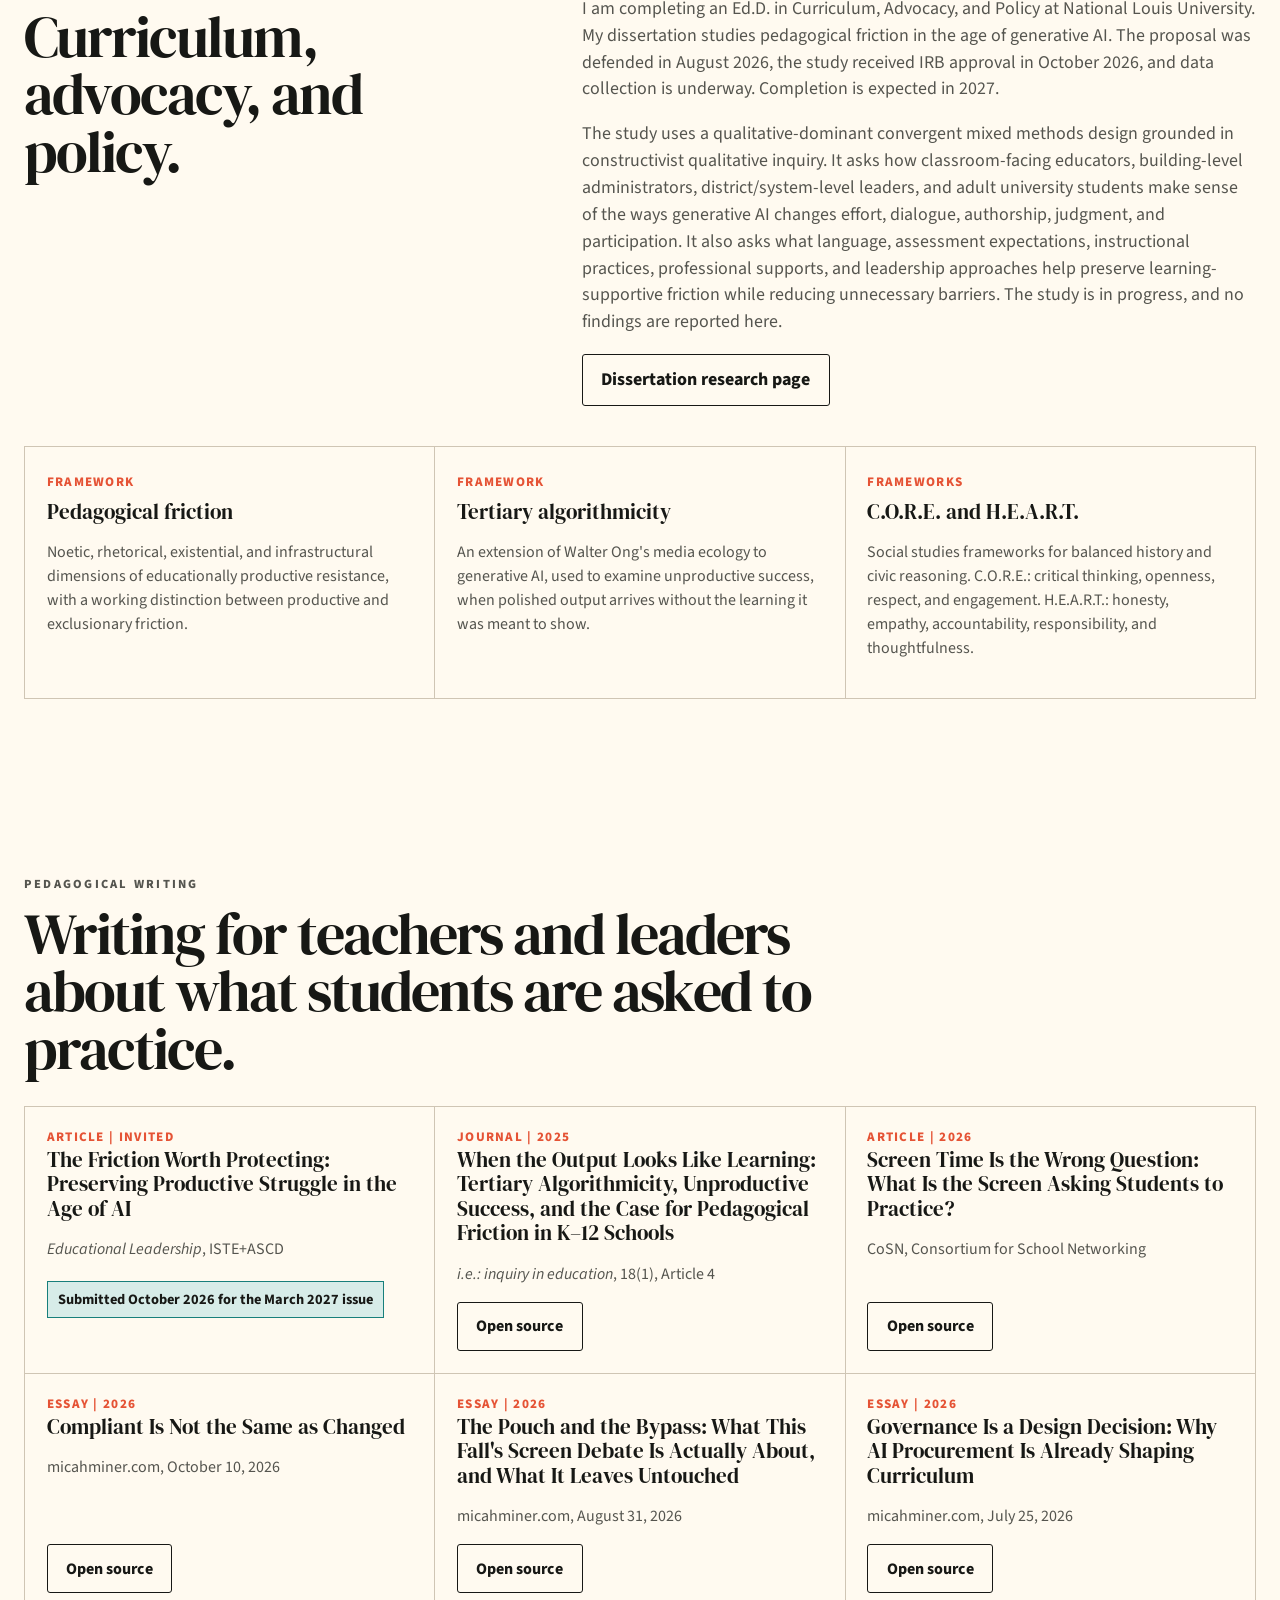
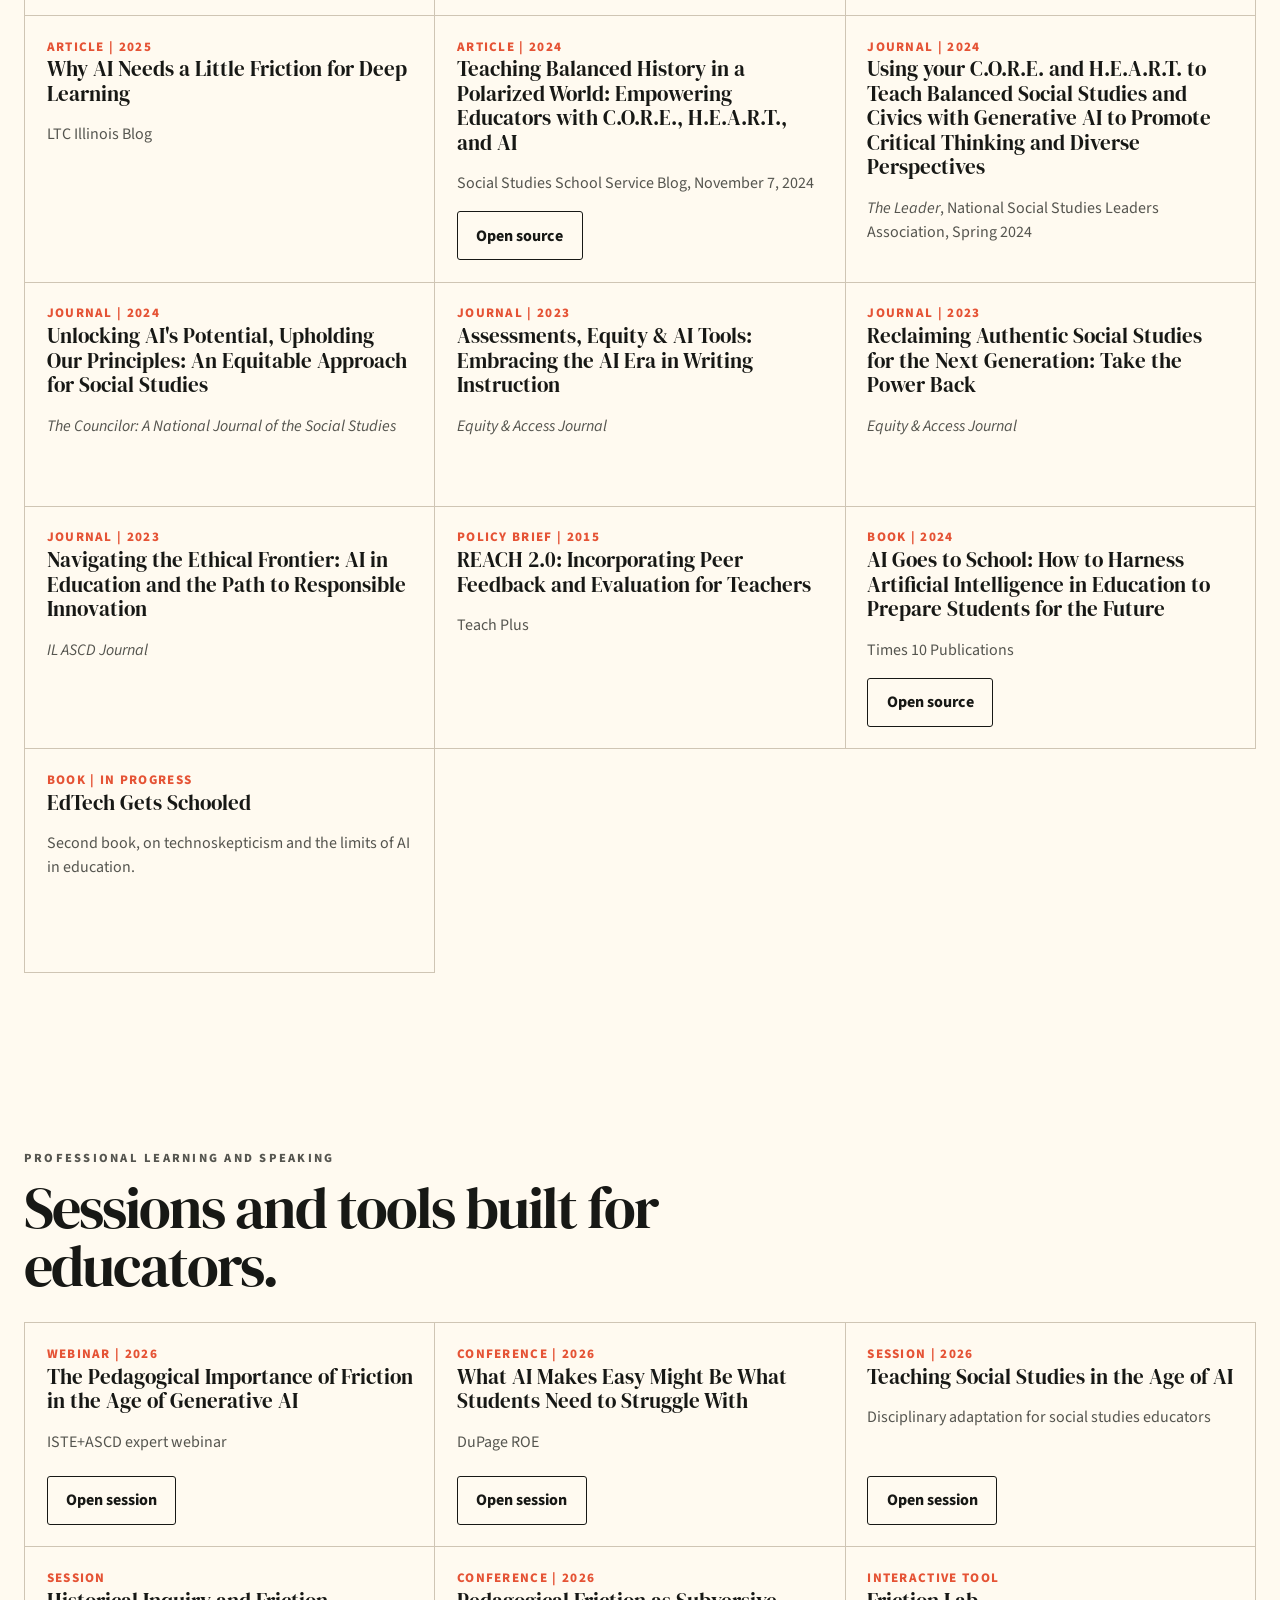
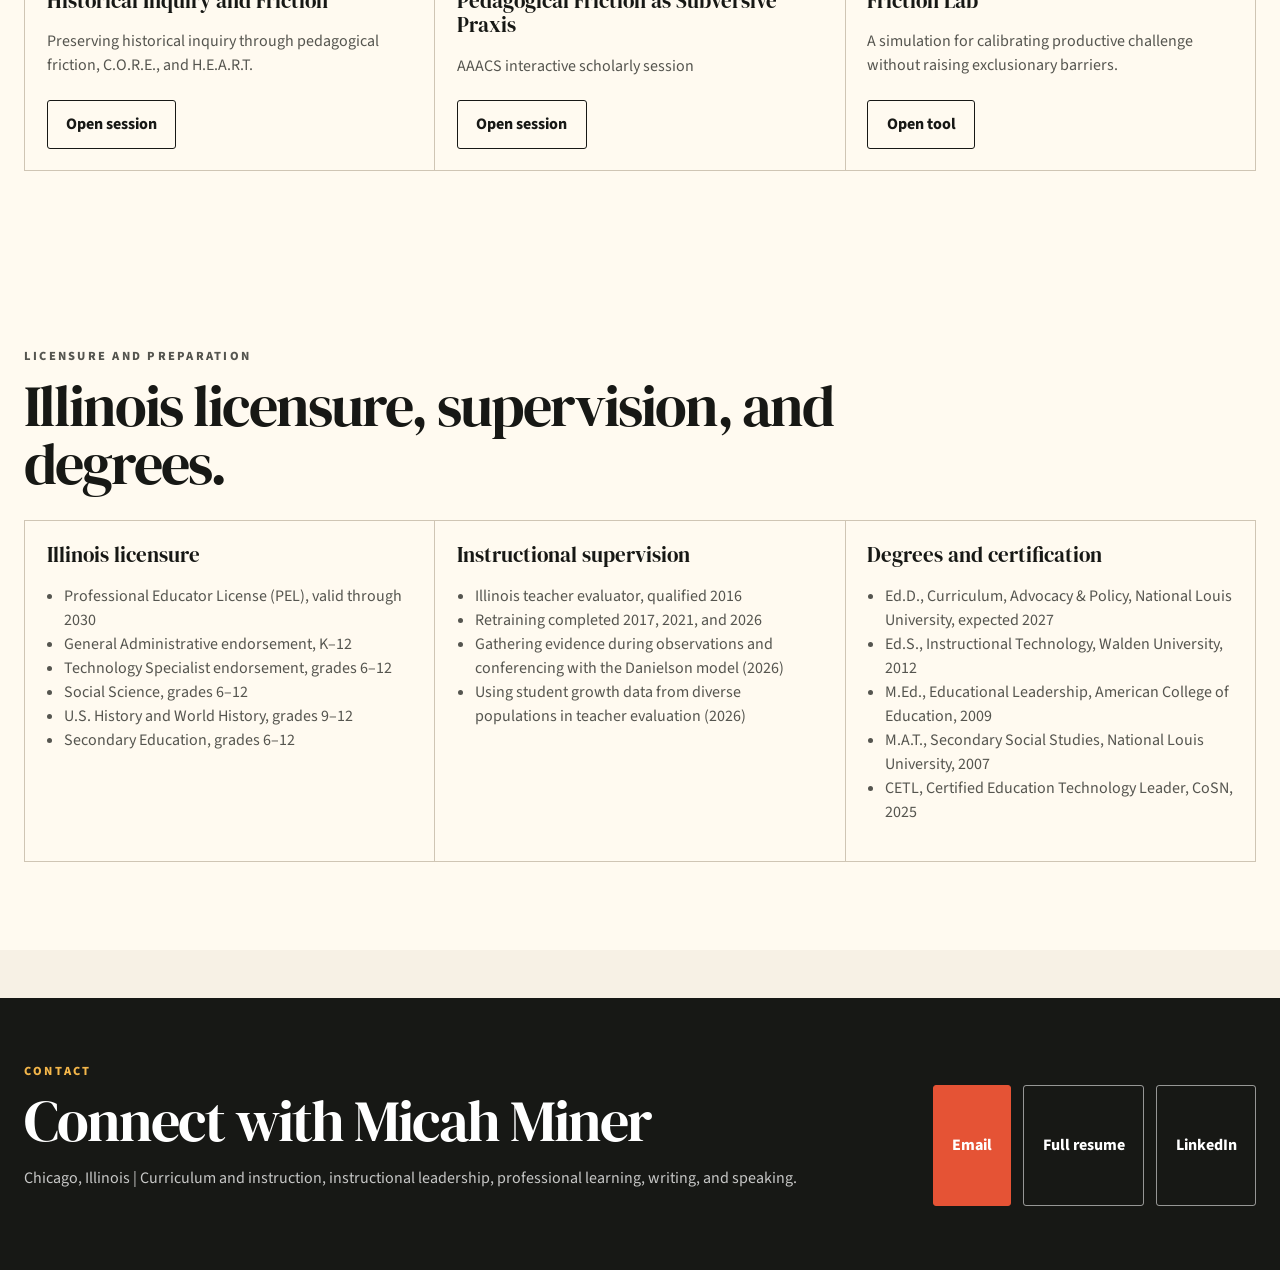
<file: docs/teaching-learning.html>
<!doctype html>
<html lang="en">
  <head>
    <meta charset="utf-8">
    <meta name="viewport" content="width=device-width, initial-scale=1">
    <meta name="description" content="Teaching and learning portfolio for Micah J. Miner: instructional philosophy, curriculum and instructional leadership, doctoral work in curriculum, advocacy, and policy, pedagogical writing, and Illinois licensure.">
    <meta name="theme-color" content="#f7f1e5">
    <link rel="icon" href="data:,">
    <title>Micah J. Miner | Teaching &amp; Learning</title>
    <link rel="preconnect" href="https://fonts.googleapis.com">
    <link rel="preconnect" href="https://fonts.gstatic.com" crossorigin>
    <link href="https://fonts.googleapis.com/css2?family=Bodoni+Moda:opsz,wght@6..96,600;6..96,700&amp;family=DM+Serif+Display&amp;family=Source+Sans+3:wght@400;500;600;700;800&amp;display=swap" rel="stylesheet">
    <link rel="stylesheet" href="styles.css?v=20261011-merge">
  </head>
  <body>
    <a class="skip-link" href="#main">Skip to main content</a>

    <header class="site-header">
      <nav class="topbar" aria-label="Primary">
        <a class="brand" href="index.html" aria-label="Micah J. Miner interactive resume home">MJM</a>
        <div class="nav-links">
          <a href="#philosophy">Philosophy</a>
          <a href="#practice">Practice</a>
          <a href="#doctorate">Doctorate</a>
          <a href="#writing">Writing</a>
          <a href="#credentials">Licensure</a>
          <a class="nav-feature" href="index.html">Full resume</a>
        </div>
      </nav>

      <section id="top" class="hero">
        <div class="hero-copy">
          <p class="eyebrow">Teaching &amp; learning portfolio</p>
          <h1 class="tl-title">Instructional<br>leadership</h1>
          <p class="hero-credentials">CETL, Ed.S. <span aria-hidden="true">|</span> Ed.D. Candidate, Curriculum, Advocacy &amp; Policy</p>
          <p class="hero-title">Social studies teacher, coach, building and district leader, and curriculum researcher</p>
          <p class="hero-summary">
            This page gathers the instructional side of my work. I began in 2006 as a high school social studies teacher in Chicago Public Schools, served as a lead teacher and department chair, then moved into coaching, building leadership, and district curriculum and instructional technology. Across those roles the steady question has been what a lesson, task, or tool actually asks students to think and do. My doctorate in Curriculum, Advocacy, and Policy at National Louis University, now in data collection, studies that question as generative AI enters classrooms.
          </p>
          <div class="hero-actions" aria-label="Quick actions">
            <a class="button primary" href="#philosophy">Read the approach</a>
            <a class="button" href="#writing">Pedagogical writing</a>
            <a class="button" href="index.html">Full resume</a>
          </div>

          <aside class="signal-panel" aria-label="Instructional signals">
            <div>
              <span class="metric">320</span>
              <span class="metric-label">educators reached by professional learning I designed in District 89</span>
            </div>
            <div>
              <span class="metric">4</span>
              <span class="metric-label">dimensions of pedagogical friction: noetic, rhetorical, existential, infrastructural</span>
            </div>
            <div>
              <span class="metric">2026</span>
              <span class="metric-label">Illinois teacher evaluator retraining completed</span>
            </div>
            <div>
              <span class="metric">2027</span>
              <span class="metric-label">expected Ed.D. in Curriculum, Advocacy &amp; Policy</span>
            </div>
          </aside>
        </div>

        <div class="tl-questions-wrap">
          <p class="tl-questions-caption" id="questions-caption">Four questions I bring to instructional decisions</p>
          <ol class="tl-questions" aria-labelledby="questions-caption">
            <li>
              <span class="lens-number" aria-hidden="true">01</span>
              <span class="lens-copy"><strong>What thinking must remain human?</strong><small>The reasoning, judgment, and voice a task exists to build.</small></span>
            </li>
            <li>
              <span class="lens-number" aria-hidden="true">02</span>
              <span class="lens-copy"><strong>What can be scaffolded?</strong><small>Supports that help students do the hard part rather than skip it.</small></span>
            </li>
            <li>
              <span class="lens-number" aria-hidden="true">03</span>
              <span class="lens-copy"><strong>What can be shifted?</strong><small>Routine work a tool can carry so class time goes to thinking.</small></span>
            </li>
            <li>
              <span class="lens-number" aria-hidden="true">04</span>
              <span class="lens-copy"><strong>What friction should be removed?</strong><small>Barriers that burden students without teaching them anything.</small></span>
            </li>
          </ol>
        </div>
      </section>
    </header>

    <main id="main">
      <section id="philosophy" class="section intro-grid" aria-labelledby="philosophy-heading">
        <div>
          <p class="section-kicker">Instructional philosophy</p>
          <h2 id="philosophy-heading">Protect the thinking the assignment exists to produce.</h2>
        </div>
        <div class="lead-copy">
          <p>
            Most of my career has been spent close to instruction. I taught high school social studies in Chicago Public Schools, mentored new teachers as a lead teacher, chaired a department in an alternative school, coached teachers, supported a K–5 building as assistant principal, and led curriculum and instructional technology across a district. That work keeps returning me to one practical question. What is this lesson, task, or tool actually asking students to think and do?
          </p>
          <p>
            Generative AI has made that question urgent. A student can now turn in polished work without doing the reading, reasoning, or revising the assignment was designed to build. My research calls this unproductive success. The response I work toward is instructional design that keeps productive friction, the effort that builds understanding and judgment, while removing exclusionary friction, the barriers that punish students without teaching them anything.
          </p>
          <p>
            For school and district leaders, this means curriculum, assessment, professional learning, and policy have to be decided together. Phone rules, device choices, and AI procurement shape what students practice as much as any curriculum guide does.
          </p>
        </div>
      </section>

      <section id="approach" class="section" aria-labelledby="approach-heading">
        <div class="section-heading">
          <p class="section-kicker">How the approach shows up</p>
          <h2 id="approach-heading">Six places the work becomes practice.</h2>
        </div>
        <div class="evidence-grid">
          <article class="card">
            <h3>Curriculum design</h3>
            <p>Start from the thinking a unit is meant to build. Then decide where tools can scaffold, where they can take on routine work, and where students need to work unassisted.</p>
          </article>
          <article class="card">
            <h3>Assessment</h3>
            <p>Look for evidence of learning in the process as well as the product, so that assessment rewards the reasoning a generated output cannot supply.</p>
          </article>
          <article class="card">
            <h3>Professional learning</h3>
            <p>Build educator learning around teachers' own classroom decisions and disciplines rather than tool tutorials, and design it with the same care expected of student learning.</p>
          </article>
          <article class="card">
            <h3>Social studies and civic learning</h3>
            <p>Balanced, inquiry-driven history and civics instruction, supported by the C.O.R.E. and H.E.A.R.T. frameworks I developed for critical thinking and civic-minded reasoning.</p>
          </article>
          <article class="card">
            <h3>Technology balance</h3>
            <p>Treat screens, devices, and AI features as instructional decisions. The useful question is what a screen asks students to practice, not only how long they use it.</p>
          </article>
          <article class="card">
            <h3>Equity</h3>
            <p>Separate productive struggle from barriers tied to access, language, disability, or compliance burdens, so that rigor does not become exclusion.</p>
          </article>
        </div>
      </section>

      <section id="practice" class="section split-section" aria-labelledby="practice-heading">
        <div class="section-heading sticky-heading">
          <p class="section-kicker">Instructional leadership in practice</p>
          <h2 id="practice-heading">From the classroom to district curriculum.</h2>
          <p>The instructional side of each role. The <a href="index.html#experience">full resume</a> covers technology operations, consulting, and policy work.</p>
        </div>
        <div class="timeline tl-timeline">
          <article class="card timeline-card" data-primary-domain="technology-leadership">
            <h3>Director of Innovation &amp; Technology</h3>
            <p class="timeline-meta">Beach Park School District 3, Lake County, IL | 2024 - Present</p>
            <ul>
              <li>Directs instructional technology strategy with emphasis on STEAM/STEM integration, AI literacy, and innovative teaching practices.</li>
              <li>Collaborates with district leadership on strategic planning and school improvement.</li>
              <li>Implements AI governance and student data privacy practices that determine which tools reach classrooms and how they are used.</li>
            </ul>
          </article>
          <article class="card timeline-card" data-primary-domain="curriculum">
            <h3>District Instructional Technology &amp; Social Studies Coordinator</h3>
            <p class="timeline-meta">Maywood-Melrose Park-Broadview District 89 | 2018 - 2024</p>
            <ul>
              <li>Led district-level instructional technology and K-8 social studies work across all schools, including curriculum, professional learning, coaching, and instructional systems.</li>
              <li>Managed and developed K-8 social studies curriculum, with professional learning focused on literacy in social studies and civics.</li>
              <li>Redesigned K-8 social studies instruction through curriculum development and data-informed evaluation.</li>
              <li>Developed and implemented a comprehensive K-12 technology curriculum.</li>
              <li>Designed professional development on instructional technology and culturally responsive practices for 320 educators.</li>
              <li>Oversaw instructional technology coaches supporting digital citizenship and digital literacies, and led strategic planning for district-wide initiatives.</li>
            </ul>
          </article>
          <article class="card timeline-card" data-primary-domain="leadership">
            <h3>Assistant Principal</h3>
            <p class="timeline-meta">Melrose Park Elementary School, District 89 | 2016 - 2018</p>
            <ul>
              <li>Partnered with the principal at a K-5 school of about 870 students, 53% of them English learners.</li>
              <li>Evaluated teacher performance as an Illinois-qualified evaluator, and led professional learning on district and state initiatives.</li>
              <li>Collaborated with district leaders to align curricular and assessment objectives across grade levels.</li>
              <li>Co-led PBIS and supported school climate, student behavior, and family engagement.</li>
            </ul>
          </article>
          <article class="card timeline-card" data-primary-domain="professional-learning">
            <h3>Instructional Technology Coach</h3>
            <p class="timeline-meta">Stevenson Middle School, District 89 | 2015 - 2016</p>
            <ul>
              <li>Coached, co-taught, and modeled instruction with grades 6-8 teachers, aligning technology use with curricular goals.</li>
              <li>Led professional development on instructional technology tools and pedagogical practices.</li>
            </ul>
          </article>
          <article class="card timeline-card" data-primary-domain="curriculum">
            <h3>Department Chair &amp; Social Studies Teacher</h3>
            <p class="timeline-meta">Nancy B. Jefferson Alternative School, Chicago Public Schools | 2010 - 2015</p>
            <ul>
              <li>Led the social studies department and taught U.S. and world history to incarcerated youth in an alternative education setting.</li>
              <li>Designed trauma-informed curriculum and differentiated instruction for diverse student populations.</li>
              <li>Designed online courses and instructional wikis to support credit recovery, and led professional development on instructional technology and pedagogy.</li>
            </ul>
          </article>
          <article class="card timeline-card" data-primary-domain="policy">
            <h3>Teaching Policy Fellow</h3>
            <p class="timeline-meta">Teach Plus Chicago | 2014 - 2015</p>
            <ul>
              <li>Led a working-group policy project on peer review in CPS teacher evaluation, published as <em>REACH 2.0: Incorporating Peer Feedback and Evaluation for Teachers</em> (2015), including a survey of 376 teachers.</li>
              <li>Served on a congressional briefing panel on ESEA reauthorization and published four op-eds on assessment and teacher perspectives.</li>
            </ul>
          </article>
          <article class="card timeline-card" data-primary-domain="teacher-education">
            <h3>Adjunct Professor</h3>
            <p class="timeline-meta">Trinity International University, Deerfield, IL | 2010 - 2012</p>
            <ul>
              <li>Taught technology integration and social studies methods courses for undergraduate and graduate students.</li>
            </ul>
          </article>
          <article class="card timeline-card" data-primary-domain="curriculum">
            <h3>Lead Teacher &amp; Social Studies Teacher</h3>
            <p class="timeline-meta">Phillips Achievement Academy, Chicago Public Schools | 2006 - 2010</p>
            <ul>
              <li>Taught grades 9-12 social studies, from World Studies to Economics, in a program for students building credits toward graduation and postsecondary education.</li>
              <li>Mentored new teachers and facilitated professional development, including technology integration.</li>
              <li>Coordinated the Saturday School enrichment and credit recovery program and led the summer bridge program.</li>
            </ul>
          </article>
        </div>
      </section>

      <section id="doctorate" class="section" aria-labelledby="doctorate-heading">
        <div class="intro-grid tl-flush">
          <div>
            <p class="section-kicker">Doctoral work</p>
            <h2 id="doctorate-heading">Curriculum, advocacy, and policy.</h2>
          </div>
          <div class="lead-copy">
            <p>
              I am completing an Ed.D. in Curriculum, Advocacy, and Policy at National Louis University. My dissertation studies pedagogical friction in the age of generative AI. The proposal was defended in August 2026, the study received IRB approval in October 2026, and data collection is underway. Completion is expected in 2027.
            </p>
            <p>
              The study uses a qualitative-dominant convergent mixed methods design grounded in constructivist qualitative inquiry. It asks how classroom-facing educators, building-level administrators, district/system-level leaders, and adult university students make sense of the ways generative AI changes effort, dialogue, authorship, judgment, and participation. It also asks what language, assessment expectations, instructional practices, professional supports, and leadership approaches help preserve learning-supportive friction while reducing unnecessary barriers. The study is in progress, and no findings are reported here.
            </p>
            <div class="card-actions">
              <a class="button" href="https://micahminer.com/dissertation-research/" target="_blank" rel="noreferrer">Dissertation research page</a>
            </div>
          </div>
        </div>

        <div class="credential-grid tl-frameworks">
          <article class="card">
            <span class="resource-type">Framework</span>
            <h3>Pedagogical friction</h3>
            <p>Noetic, rhetorical, existential, and infrastructural dimensions of educationally productive resistance, with a working distinction between productive and exclusionary friction.</p>
          </article>
          <article class="card">
            <span class="resource-type">Framework</span>
            <h3>Tertiary algorithmicity</h3>
            <p>An extension of Walter Ong's media ecology to generative AI, used to examine unproductive success, when polished output arrives without the learning it was meant to show.</p>
          </article>
          <article class="card">
            <span class="resource-type">Frameworks</span>
            <h3>C.O.R.E. and H.E.A.R.T.</h3>
            <p>Social studies frameworks for balanced history and civic reasoning. C.O.R.E.: critical thinking, openness, respect, and engagement. H.E.A.R.T.: honesty, empathy, accountability, responsibility, and thoughtfulness.</p>
          </article>
        </div>
      </section>

      <section id="writing" class="section resource-section" aria-labelledby="writing-heading">
        <div class="section-heading">
          <p class="section-kicker">Pedagogical writing</p>
          <h2 id="writing-heading">Writing for teachers and leaders about what students are asked to practice.</h2>
        </div>
        <div class="resource-grid">
          <article class="card resource-card">
            <span class="resource-type">Article | Invited</span>
            <h3>The Friction Worth Protecting: Preserving Productive Struggle in the Age of AI</h3>
            <p><em>Educational Leadership</em>, ISTE+ASCD</p>
            <p class="publication-status">Submitted October 2026 for the March 2027 issue</p>
          </article>
          <article class="card resource-card">
            <span class="resource-type">Journal | 2025</span>
            <h3>When the Output Looks Like Learning: Tertiary Algorithmicity, Unproductive Success, and the Case for Pedagogical Friction in K–12 Schools</h3>
            <p><em>i.e.: inquiry in education</em>, 18(1), Article 4</p>
            <a class="button" href="https://digitalcommons.nl.edu/ie/vol18/iss1/4/" target="_blank" rel="noreferrer">Open source</a>
          </article>
          <article class="card resource-card">
            <span class="resource-type">Article | 2026</span>
            <h3>Screen Time Is the Wrong Question: What Is the Screen Asking Students to Practice?</h3>
            <p>CoSN, Consortium for School Networking</p>
            <a class="button" href="https://www.cosn.org/screen-time-is-the-wrong-question-what-is-the-screen-asking-students-to-practice/" target="_blank" rel="noreferrer">Open source</a>
          </article>
          <article class="card resource-card">
            <span class="resource-type">Essay | 2026</span>
            <h3>Compliant Is Not the Same as Changed</h3>
            <p>micahminer.com, October 10, 2026</p>
            <a class="button" href="https://micahminer.com/compliant-is-not-the-same-as-changed/" target="_blank" rel="noreferrer">Open source</a>
          </article>
          <article class="card resource-card">
            <span class="resource-type">Essay | 2026</span>
            <h3>The Pouch and the Bypass: What This Fall's Screen Debate Is Actually About, and What It Leaves Untouched</h3>
            <p>micahminer.com, August 31, 2026</p>
            <a class="button" href="https://micahminer.com/the-pouch-and-the-bypass-what-this-falls-screen-debate-is-actually-about-and-what-it-leaves-untouched/" target="_blank" rel="noreferrer">Open source</a>
          </article>
          <article class="card resource-card">
            <span class="resource-type">Essay | 2026</span>
            <h3>Governance Is a Design Decision: Why AI Procurement Is Already Shaping Curriculum</h3>
            <p>micahminer.com, July 25, 2026</p>
            <a class="button" href="https://micahminer.com/governance-is-a-design-decision-why-ai-procurement-is-already-shaping-curriculum/" target="_blank" rel="noreferrer">Open source</a>
          </article>
          <article class="card resource-card">
            <span class="resource-type">Article | 2025</span>
            <h3>Why AI Needs a Little Friction for Deep Learning</h3>
            <p>LTC Illinois Blog</p>
          </article>
          <article class="card resource-card">
            <span class="resource-type">Article | 2024</span>
            <h3>Teaching Balanced History in a Polarized World: Empowering Educators with C.O.R.E., H.E.A.R.T., and AI</h3>
            <p>Social Studies School Service Blog, November 7, 2024</p>
            <a class="button" href="https://www.socialstudies.com/blog/teaching-balanced-history-in-a-polarized-world-empowering-educators-with-c-o-r-e-h-e-a-r-t-and-ai/" target="_blank" rel="noreferrer">Open source</a>
          </article>
          <article class="card resource-card">
            <span class="resource-type">Journal | 2024</span>
            <h3>Using your C.O.R.E. and H.E.A.R.T. to Teach Balanced Social Studies and Civics with Generative AI to Promote Critical Thinking and Diverse Perspectives</h3>
            <p><em>The Leader</em>, National Social Studies Leaders Association, Spring 2024</p>
          </article>
          <article class="card resource-card">
            <span class="resource-type">Journal | 2024</span>
            <h3>Unlocking AI's Potential, Upholding Our Principles: An Equitable Approach for Social Studies</h3>
            <p><em>The Councilor: A National Journal of the Social Studies</em></p>
          </article>
          <article class="card resource-card">
            <span class="resource-type">Journal | 2023</span>
            <h3>Assessments, Equity &amp; AI Tools: Embracing the AI Era in Writing Instruction</h3>
            <p><em>Equity &amp; Access Journal</em></p>
          </article>
          <article class="card resource-card">
            <span class="resource-type">Journal | 2023</span>
            <h3>Reclaiming Authentic Social Studies for the Next Generation: Take the Power Back</h3>
            <p><em>Equity &amp; Access Journal</em></p>
          </article>
          <article class="card resource-card">
            <span class="resource-type">Journal | 2023</span>
            <h3>Navigating the Ethical Frontier: AI in Education and the Path to Responsible Innovation</h3>
            <p><em>IL ASCD Journal</em></p>
          </article>
          <article class="card resource-card">
            <span class="resource-type">Policy brief | 2015</span>
            <h3>REACH 2.0: Incorporating Peer Feedback and Evaluation for Teachers</h3>
            <p>Teach Plus</p>
          </article>
          <article class="card resource-card">
            <span class="resource-type">Book | 2024</span>
            <h3>AI Goes to School: How to Harness Artificial Intelligence in Education to Prepare Students for the Future</h3>
            <p>Times 10 Publications</p>
            <a class="button" href="https://www.10publications.com/Micah-miner" target="_blank" rel="noreferrer">Open source</a>
          </article>
          <article class="card resource-card">
            <span class="resource-type">Book | In progress</span>
            <h3>EdTech Gets Schooled</h3>
            <p>Second book, on technoskepticism and the limits of AI in education.</p>
          </article>
        </div>
      </section>

      <section id="learning" class="section resource-section" aria-labelledby="learning-heading">
        <div class="section-heading">
          <p class="section-kicker">Professional learning and speaking</p>
          <h2 id="learning-heading">Sessions and tools built for educators.</h2>
        </div>
        <div class="resource-grid">
          <article class="card resource-card">
            <span class="resource-type">Webinar | 2026</span>
            <h3>The Pedagogical Importance of Friction in the Age of Generative AI</h3>
            <p>ISTE+ASCD expert webinar</p>
            <a class="button" href="https://minerclass.github.io/pedagogical-friction-iste-ascd-decks/iste-ew/" target="_blank" rel="noreferrer">Open session</a>
          </article>
          <article class="card resource-card">
            <span class="resource-type">Conference | 2026</span>
            <h3>What AI Makes Easy Might Be What Students Need to Struggle With</h3>
            <p>DuPage ROE</p>
            <a class="button" href="https://minerclass.github.io/dupage-roe-session-26/" target="_blank" rel="noreferrer">Open session</a>
          </article>
          <article class="card resource-card">
            <span class="resource-type">Session | 2026</span>
            <h3>Teaching Social Studies in the Age of AI</h3>
            <p>Disciplinary adaptation for social studies educators</p>
            <a class="button" href="https://minerclass.github.io/nlu_ai-ed-conference-pres26/social-studies/" target="_blank" rel="noreferrer">Open session</a>
          </article>
          <article class="card resource-card">
            <span class="resource-type">Session</span>
            <h3>Historical Inquiry and Friction</h3>
            <p>Preserving historical inquiry through pedagogical friction, C.O.R.E., and H.E.A.R.T.</p>
            <a class="button" href="https://minerclass.github.io/historical-inquiry-friction/" target="_blank" rel="noreferrer">Open session</a>
          </article>
          <article class="card resource-card">
            <span class="resource-type">Conference | 2026</span>
            <h3>Pedagogical Friction as Subversive Praxis</h3>
            <p>AAACS interactive scholarly session</p>
            <a class="button" href="https://minerclass.github.io/aaacs-2026-pedagogical-friction/" target="_blank" rel="noreferrer">Open session</a>
          </article>
          <article class="card resource-card">
            <span class="resource-type">Interactive tool</span>
            <h3>Friction Lab</h3>
            <p>A simulation for calibrating productive challenge without raising exclusionary barriers.</p>
            <a class="button" href="https://minerclass.github.io/friction-game/" target="_blank" rel="noreferrer">Open tool</a>
          </article>
        </div>
      </section>

      <section id="credentials" class="section credentials-section" aria-labelledby="credentials-heading">
        <div class="section-heading">
          <p class="section-kicker">Licensure and preparation</p>
          <h2 id="credentials-heading">Illinois licensure, supervision, and degrees.</h2>
        </div>
        <div class="credential-grid">
          <article class="card credential-card">
            <h3>Illinois licensure</h3>
            <ul>
              <li>Professional Educator License (PEL), valid through 2030</li>
              <li>General Administrative endorsement, K–12</li>
              <li>Technology Specialist endorsement, grades 6–12</li>
              <li>Social Science, grades 6–12</li>
              <li>U.S. History and World History, grades 9–12</li>
              <li>Secondary Education, grades 6–12</li>
            </ul>
          </article>
          <article class="card credential-card">
            <h3>Instructional supervision</h3>
            <ul>
              <li>Illinois teacher evaluator, qualified 2016</li>
              <li>Retraining completed 2017, 2021, and 2026</li>
              <li>Gathering evidence during observations and conferencing with the Danielson model (2026)</li>
              <li>Using student growth data from diverse populations in teacher evaluation (2026)</li>
            </ul>
          </article>
          <article class="card credential-card">
            <h3>Degrees and certification</h3>
            <ul>
              <li>Ed.D., Curriculum, Advocacy &amp; Policy, National Louis University, expected 2027</li>
              <li>Ed.S., Instructional Technology, Walden University, 2012</li>
              <li>M.Ed., Educational Leadership, American College of Education, 2009</li>
              <li>M.A.T., Secondary Social Studies, National Louis University, 2007</li>
              <li>CETL, Certified Education Technology Leader, CoSN, 2025</li>
            </ul>
          </article>
        </div>
      </section>
    </main>

    <footer id="contact" class="footer">
      <div>
        <p class="section-kicker">Contact</p>
        <h2>Connect with Micah Miner</h2>
        <p>Chicago, Illinois | Curriculum and instruction, instructional leadership, professional learning, writing, and speaking.</p>
      </div>
      <div class="contact-actions">
        <a class="button primary" href="mailto:minerclass@gmail.com">Email</a>
        <a class="button" href="index.html">Full resume</a>
        <a class="button" href="https://www.linkedin.com/in/micah-j-miner/" target="_blank" rel="noreferrer">LinkedIn</a>
      </div>
    </footer>
  </body>
</html>
</file>
<file: docs/styles.css>
:root {
  --ink: #171815;
  --muted: #55554f;
  --paper: #f7f1e5;
  --surface: #fffaf0;
  --line: #cfc5b4;
  --coral: #e55335;
  --teal: #177f7b;
  --cobalt: #205da5;
  --gold: #d59a21;
  --soft-coral: #f6ded4;
  --soft-teal: #d7ece8;
  --soft-cobalt: #dce7f5;
  --soft-gold: #f5e7bd;
  --shadow: 0 16px 38px rgba(48, 39, 24, 0.11);
  --radius: 3px;
  --display: "Bodoni Moda", Georgia, "Times New Roman", serif;
  --heading: "DM Serif Display", Georgia, "Times New Roman", serif;
  --sans: "Source Sans 3", Arial, Helvetica, sans-serif;
}

* {
  box-sizing: border-box;
}

html {
  scroll-behavior: smooth;
}

body {
  margin: 0;
  color: var(--ink);
  background: var(--paper);
  font-family: var(--sans);
  font-size: 1rem;
  line-height: 1.5;
  text-rendering: optimizeLegibility;
}

a {
  color: inherit;
}

button,
input {
  font: inherit;
}

button:focus-visible,
a:focus-visible,
input:focus-visible {
  outline: 3px solid var(--cobalt);
  outline-offset: 4px;
}

.skip-link {
  position: absolute;
  left: 1rem;
  top: -5rem;
  z-index: 100;
  background: var(--ink);
  color: #fff;
  padding: 0.8rem 1rem;
}

.skip-link:focus {
  top: 1rem;
}

.site-header {
  min-height: auto;
  border-bottom: 1px solid var(--line);
}

.topbar {
  width: min(1280px, calc(100% - 3rem));
  min-height: 5.75rem;
  margin: 0 auto;
  padding: 1rem 0;
  display: flex;
  align-items: center;
  justify-content: space-between;
  gap: 1.5rem;
  border-bottom: 1px solid var(--line);
}

.brand {
  position: relative;
  width: 3.25rem;
  height: 3.25rem;
  display: inline-flex;
  align-items: center;
  justify-content: center;
  border: 1.5px solid var(--ink);
  color: var(--ink);
  text-decoration: none;
  font-family: var(--heading);
  font-weight: 400;
  font-size: 0.92rem;
  letter-spacing: 0.08em;
  line-height: 1;
}
.nav-links {
  display: flex;
  gap: clamp(1.1rem, 3vw, 3.4rem);
  align-items: center;
  flex-wrap: wrap;
  justify-content: flex-end;
  font-weight: 650;
  font-size: 0.98rem;
}

.nav-links a {
  padding: 0.45rem 0;
  text-decoration: none;
  border-bottom: 3px solid transparent;
}

.nav-links a:nth-child(1):hover,
.nav-links a:nth-child(1):focus-visible {
  border-color: var(--coral);
}

.nav-links a:nth-child(2):hover,
.nav-links a:nth-child(2):focus-visible {
  border-color: var(--teal);
}

.nav-links a:nth-child(3):hover,
.nav-links a:nth-child(3):focus-visible {
  border-color: var(--cobalt);
}

.nav-links a:nth-child(4):hover,
.nav-links a:nth-child(4):focus-visible {
  border-color: var(--gold);
}

.nav-links a:nth-child(5):hover,
.nav-links a:nth-child(5):focus-visible {
  border-color: var(--muted);
}

.hero {
  width: min(1280px, calc(100% - 3rem));
  margin: 0 auto;
  padding: 3.25rem 0 4rem;
  display: grid;
  grid-template-columns: minmax(0, 0.93fr) minmax(500px, 1.07fr);
  gap: clamp(3rem, 6vw, 6.5rem);
  align-items: center;
}

.hero-copy {
  min-width: 0;
}

.eyebrow,
.section-kicker {
  margin: 0 0 0.7rem;
  color: var(--coral);
  font-size: 0.78rem;
  font-weight: 800;
  letter-spacing: 0.18em;
  text-transform: uppercase;
}

h1,
h2,
h3,
p {
  overflow-wrap: anywhere;
}

h1,
h2,
h3 {
  font-family: var(--heading);
  font-weight: 400;
}
h1 {
  margin: 0;
  font-size: clamp(4.6rem, 8.2vw, 8.15rem);
  line-height: 0.78;
  letter-spacing: -0.055em;
}

h2 {
  margin: 0;
  font-size: clamp(2.1rem, 4.5vw, 4rem);
  line-height: 1;
  letter-spacing: -0.035em;
}

h3 {
  margin: 0;
  font-size: 1.32rem;
  line-height: 1.16;
}

.hero-credentials {
  margin: 1.1rem 0 0;
  color: var(--teal);
  font-size: clamp(1.15rem, 2.3vw, 1.55rem);
  font-weight: 800;
  letter-spacing: 0.01em;
}

.hero-credentials span {
  color: var(--muted);
  margin: 0 0.2rem;
}

.hero-title {
  max-width: 36rem;
  margin: 0.35rem 0 0;
  font-family: var(--heading);
  font-size: clamp(1.35rem, 2.15vw, 1.78rem);
  font-weight: 700;
  line-height: 1.15;
}

.hero-summary {
  max-width: 39rem;
  margin: 1.05rem 0 0;
  color: var(--muted);
  font-size: 1rem;
  line-height: 1.45;
}

.hero-actions,
.contact-actions,
.card-actions {
  display: flex;
  gap: 0.75rem;
  flex-wrap: wrap;
  margin-top: 1.4rem;
}

.card-actions {
  margin-top: 1rem;
}

.button {
  min-height: 2.9rem;
  display: inline-flex;
  align-items: center;
  justify-content: center;
  border: 1.5px solid var(--ink);
  background: transparent;
  color: var(--ink);
  padding: 0.72rem 1.15rem;
  border-radius: var(--radius);
  text-decoration: none;
  cursor: pointer;
  font-weight: 750;
  transition: transform 160ms ease, box-shadow 160ms ease, background-color 160ms ease;
}

.button:hover,
.button:focus-visible {
  transform: translateY(-2px);
  box-shadow: 0 8px 18px rgba(48, 39, 24, 0.12);
}

.button.primary {
  border-color: var(--coral);
  background: var(--coral);
  color: #fff;
}

.signal-panel {
  margin-top: 1.5rem;
  padding-top: 1.1rem;
  display: grid;
  grid-template-columns: 0.78fr 1.25fr 1fr 1fr;
  border-top: 1px solid var(--line);
}

.signal-panel div {
  min-width: 0;
  padding: 0 1rem;
  border-left: 1px solid var(--line);
}

.signal-panel div:first-child {
  padding-left: 0;
  border-left: 0;
}

.metric {
  display: block;
  color: var(--coral);
  font-family: var(--display);
  font-size: 2.25rem;
  font-weight: 700;
  line-height: 1;
}

.signal-panel div:nth-child(2) .metric {
  color: var(--teal);
}

.signal-panel div:nth-child(3) .metric {
  color: var(--cobalt);
}

.signal-panel div:nth-child(4) .metric {
  color: #a46f05;
}

.metric-label {
  display: block;
  margin-top: 0.3rem;
  color: var(--muted);
  font-size: 0.76rem;
  line-height: 1.2;
}

.lens-index {
  position: relative;
  display: grid;
  gap: 0;
  padding-right: 1.25rem;
  filter: drop-shadow(0 14px 18px rgba(47, 35, 17, 0.12));
}

.lens-band {
  position: relative;
  width: 100%;
  min-height: 8.4rem;
  display: grid;
  grid-template-columns: 4.3rem minmax(0, 1fr) auto;
  gap: 1.35rem;
  align-items: center;
  margin: 0;
  padding: 1.35rem 1.65rem;
  border: 1px solid rgba(20, 20, 17, 0.46);
  border-radius: 0;
  color: var(--ink);
  text-align: left;
  cursor: pointer;
  transition: transform 180ms ease, filter 180ms ease;
}

.lens-band:first-child {
  border-radius: 12px 12px 0 0;
}

.lens-band:last-child {
  border-radius: 0 0 12px 12px;
}

.lens-band + .lens-band {
  margin-top: -1px;
}

.lens-band:hover,
.lens-band:focus-visible,
.lens-band[aria-pressed="true"] {
  z-index: 2;
  transform: translateX(-0.7rem);
  filter: saturate(1.08);
}

.lens-leadership {
  background: var(--coral);
}

.lens-research {
  background: var(--teal);
  color: #fff;
}

.lens-writing {
  background: var(--cobalt);
  color: #fff;
}

.lens-speaking {
  background: var(--gold);
}

.lens-number {
  padding-right: 1rem;
  border-right: 1px solid currentColor;
  font-family: var(--display);
  font-size: 2.75rem;
  font-weight: 700;
  line-height: 1;
}

.lens-copy {
  min-width: 0;
  display: grid;
  gap: 0.35rem;
}

.lens-copy strong {
  font-family: var(--heading);
  font-size: clamp(1.75rem, 2.8vw, 2.4rem);
  line-height: 1;
}

.lens-copy small {
  max-width: 28rem;
  font-size: 0.93rem;
  line-height: 1.25;
}

.lens-action {
  min-width: 4.5rem;
  padding: 0.62rem 0.72rem;
  border: 1px solid currentColor;
  border-radius: 999px;
  text-align: center;
  font-size: 0.78rem;
  font-weight: 800;
  text-transform: uppercase;
  letter-spacing: 0.08em;
}

main {
  background: var(--surface);
}

.section {
  width: min(1280px, calc(100% - 3rem));
  margin: 0 auto;
  padding: 5.5rem 0;
}

#pathways {
  padding-top: 3.25rem;
  border-bottom: 1px solid var(--line);
}

.intro-grid,
.split-section {
  display: grid;
  grid-template-columns: minmax(270px, 0.82fr) minmax(0, 1.18fr);
  gap: clamp(3rem, 7vw, 7rem);
}

.lead-copy {
  max-width: 46rem;
  color: var(--muted);
  font-size: 1.12rem;
}

.section-heading {
  max-width: 820px;
  margin-bottom: 1.75rem;
}

.section-heading p {
  color: var(--muted);
}

.sticky-heading {
  align-self: start;
  position: sticky;
  top: 1rem;
}

.pathway-grid,
.evidence-grid,
.repo-grid,
.resource-grid,
.credential-grid {
  display: grid;
  grid-template-columns: repeat(3, minmax(0, 1fr));
  border-top: 1px solid var(--line);
  border-left: 1px solid var(--line);
}
.pathway-grid {
  grid-template-columns: repeat(6, minmax(300px, 1fr));
  overflow-x: auto;
  scroll-snap-type: x proximity;
}

.pathway-card {
  scroll-snap-align: start;
}

.card {
  min-width: 0;
  background: transparent;
  border-right: 1px solid var(--line);
  border-bottom: 1px solid var(--line);
  padding: 1.35rem;
}

.pathway-card {
  min-height: 16.5rem;
  display: flex;
  flex-direction: column;
  justify-content: space-between;
  border-top: 5px solid var(--coral);
}

.pathway-card[data-accent="2"],
.pathway-card[data-accent="5"] {
  border-top-color: var(--teal);
}

.pathway-card[data-accent="3"],
.pathway-card[data-accent="6"] {
  border-top-color: var(--cobalt);
}

.pathway-card[data-accent="4"] {
  border-top-color: var(--gold);
}

.pathway-number {
  display: block;
  margin-bottom: 1rem;
  color: var(--coral);
  font-family: var(--display);
  font-size: 2.85rem;
  line-height: 1;
}

.pathway-card[data-accent="2"] .pathway-number,
.pathway-card[data-accent="5"] .pathway-number {
  color: var(--teal);
}

.pathway-card[data-accent="3"] .pathway-number,
.pathway-card[data-accent="6"] .pathway-number {
  color: var(--cobalt);
}

.pathway-card[data-accent="4"] .pathway-number {
  color: #a46f05;
}

.card p {
  color: var(--muted);
}

.tag-row,
.filter-row {
  display: flex;
  flex-wrap: wrap;
  gap: 0.5rem;
}

.tag,
.filter-button {
  border: 1px solid var(--line);
  background: var(--paper);
  border-radius: 999px;
  padding: 0.38rem 0.68rem;
  font-size: 0.85rem;
  color: var(--muted);
}

.filter-button {
  cursor: pointer;
  color: var(--ink);
  font-weight: 650;
}

.filter-button:hover,
.filter-button:focus-visible {
  border-color: var(--teal);
}

.filter-button[aria-pressed="true"] {
  background: var(--ink);
  color: #fff;
  border-color: var(--ink);
}

.timeline {
  display: grid;
  border-top: 1px solid var(--line);
  border-left: 1px solid var(--line);
}

.timeline-card {
  border-left: 6px solid var(--coral);
}

.timeline-card[data-primary-domain="ai-governance"] {
  border-left-color: var(--teal);
}

.timeline-card[data-primary-domain="curriculum"] {
  border-left-color: var(--gold);
}

.timeline-card[data-primary-domain="research"] {
  border-left-color: var(--cobalt);
}

.timeline-meta {
  color: var(--muted);
  font-weight: 700;
  margin: 0.25rem 0 0.75rem;
}

.timeline-card ul,
.credential-card ul {
  padding-left: 1.1rem;
  color: var(--muted);
}

.tool-row {
  margin-bottom: 1.25rem;
  display: grid;
  gap: 0.8rem;
}

.search-label {
  font-weight: 800;
}

.search-input {
  min-height: 3.25rem;
  width: 100%;
  border: 1.5px solid var(--line);
  border-radius: var(--radius);
  padding: 0.75rem 0.95rem;
  background: #fffefa;
  color: var(--ink);
}

.resource-card {
  display: flex;
  flex-direction: column;
  min-height: 14rem;
}

.resource-type {
  color: var(--coral);
  font-weight: 800;
  font-size: 0.82rem;
  text-transform: uppercase;
  letter-spacing: 0.1em;
}

.resource-card .button {
  margin-top: auto;
  width: fit-content;
}

.footer {
  margin-top: 3rem;
  padding: 4rem max(1.5rem, calc((100% - 1280px) / 2));
  display: grid;
  grid-template-columns: minmax(0, 1fr) auto;
  gap: 2rem;
  background: var(--ink);
  color: #fff;
}

.footer p {
  color: rgba(255, 255, 255, 0.76);
}

.footer .section-kicker {
  color: #f3b64a;
}

.footer .button {
  color: #fff;
  border-color: rgba(255, 255, 255, 0.55);
}

.footer .button.primary {
  border-color: var(--coral);
  background: var(--coral);
  color: #fff;
}

@media (max-width: 1050px) {
  .hero {
    grid-template-columns: 1fr;
  }

  .hero-copy {
    max-width: 760px;
  }

  .lens-index {
    grid-template-columns: 1fr 1fr;
    padding-right: 0;
  }

  .lens-band,
  .lens-band:first-child,
  .lens-band:last-child {
    min-height: 9rem;
    border-radius: 0;
  }

  .lens-band + .lens-band {
    margin-top: 0;
  }

  .lens-band:hover,
  .lens-band:focus-visible,
  .lens-band[aria-pressed="true"] {
    transform: translateY(-0.35rem);
  }
}

@media (max-width: 860px) {
  .topbar {
    align-items: flex-start;
  }

  .nav-links {
    gap: 1rem;
  }

  .intro-grid,
  .split-section,
  .footer {
    grid-template-columns: 1fr;
  }

  .sticky-heading {
    position: static;
  }

  .pathway-grid,
  .evidence-grid,
  .repo-grid,
  .resource-grid,
  .credential-grid {
    grid-template-columns: repeat(2, minmax(0, 1fr));
  }

  .signal-panel {
    grid-template-columns: repeat(2, 1fr);
  }

  .signal-panel div {
    padding: 0.8rem 1rem;
  }

  .signal-panel div:nth-child(3) {
    padding-left: 0;
    border-left: 0;
  }

  .lens-band {
    grid-template-columns: 3.8rem minmax(0, 1fr);
  }

  .lens-action {
    grid-column: 2;
    width: fit-content;
  }
}

@media (max-width: 620px) {
  .site-header {
    min-height: auto;
  }

  .topbar,
  .hero,
  .section {
    width: min(100% - 2rem, 1280px);
  }

  .topbar {
    min-height: auto;
    display: grid;
    gap: 0.8rem;
  }

  .nav-links {
    width: 100%;
    flex-wrap: nowrap;
    justify-content: flex-start;
    gap: 1.1rem;
    overflow-x: auto;
    padding-bottom: 0.35rem;
  }

  .hero {
    padding: 2.5rem 0 3rem;
    gap: 2.5rem;
  }

  h1 {
    font-size: clamp(4.3rem, 23vw, 6.4rem);
  }

  .hero-title br {
    display: none;
  }

  .signal-panel {
    grid-template-columns: 1fr 1fr;
  }

  .lens-index {
    grid-template-columns: 1fr;
  }

  .lens-band {
    min-height: 8.5rem;
    padding: 1.15rem;
  }

  .section {
    padding: 3.75rem 0;
  }

  .pathway-grid,
  .evidence-grid,
  .repo-grid,
  .resource-grid,
  .credential-grid {
    grid-template-columns: 1fr;
  }

  .footer {
    padding-inline: 1rem;
  }
}

@media (prefers-reduced-motion: reduce) {
  html {
    scroll-behavior: auto;
  }

  *,
  *::before,
  *::after {
    transition-duration: 0.01ms !important;
  }
}

@media print {
  .topbar,
  .hero-actions,
  .lens-index,
  .filter-row,
  .tool-row,
  .footer {
    display: none;
  }

  body,
  main {
    background: #fff;
    color: #000;
  }

  .site-header {
    min-height: auto;
    border: 0;
  }

  .hero,
  .section,
  .intro-grid,
  .split-section {
    display: block;
    width: 100%;
    padding: 1rem 0;
  }

  .signal-panel,
  .pathway-grid,
  .evidence-grid,
  .repo-grid,
  .resource-grid,
  .credential-grid,
  .timeline {
    border-color: #888;
  }

  .card {
    break-inside: avoid;
  }
}

/* Teaching & Learning page and the links to it from the main resume */

.nav-links a:nth-child(6):hover,
.nav-links a:nth-child(6):focus-visible {
  border-color: var(--coral);
}

.nav-links a.nav-feature {
  border-color: var(--teal);
}

.tl-title {
  font-size: clamp(3.4rem, 6.4vw, 6.2rem);
  line-height: 0.86;
}

.tl-questions-wrap {
  min-width: 0;
  padding-right: 1.25rem;
}

.tl-questions-caption {
  margin: 0 0 0.9rem;
  color: var(--muted);
  font-size: 0.78rem;
  font-weight: 800;
  letter-spacing: 0.18em;
  text-transform: uppercase;
}

.tl-questions {
  margin: 0;
  padding: 0;
  list-style: none;
  display: grid;
  filter: drop-shadow(0 14px 18px rgba(47, 35, 17, 0.12));
}

.tl-questions li {
  min-height: 7.6rem;
  display: grid;
  grid-template-columns: 4.3rem minmax(0, 1fr);
  gap: 1.35rem;
  align-items: center;
  padding: 1.25rem 1.65rem;
  border: 1px solid rgba(20, 20, 17, 0.46);
  color: var(--ink);
}

.tl-questions li + li {
  margin-top: -1px;
}

.tl-questions li:first-child {
  border-radius: 12px 12px 0 0;
  background: var(--coral);
}

.tl-questions li:nth-child(2) {
  background: var(--teal);
  color: #fff;
}

.tl-questions li:nth-child(3) {
  background: var(--cobalt);
  color: #fff;
}

.tl-questions li:last-child {
  border-radius: 0 0 12px 12px;
  background: var(--gold);
}

.tl-questions .lens-copy strong {
  font-size: clamp(1.45rem, 2.3vw, 1.95rem);
  font-weight: 400;
}

.tl-timeline .timeline-card[data-primary-domain="leadership"],
.tl-timeline .timeline-card[data-primary-domain="policy"] {
  border-left-color: var(--teal);
}

.tl-timeline .timeline-card[data-primary-domain="professional-learning"],
.tl-timeline .timeline-card[data-primary-domain="teacher-education"] {
  border-left-color: var(--cobalt);
}

.tl-flush {
  margin-bottom: 2.5rem;
}

.tl-frameworks .card h3 {
  margin-top: 0.45rem;
}

.tl-callout {
  margin-top: 1.4rem;
  padding: 1.1rem 1.25rem;
  border: 1px solid var(--line);
  border-left: 6px solid var(--teal);
  background: var(--paper);
  color: var(--ink);
}

.tl-callout p {
  margin: 0 0 0.8rem;
  color: var(--muted);
  font-size: 1rem;
}

@media (max-width: 1050px) {
  .tl-questions-wrap {
    padding-right: 0;
  }
}

@media (max-width: 620px) {
  .tl-questions li {
    grid-template-columns: 3.4rem minmax(0, 1fr);
    gap: 1rem;
    padding: 1.1rem;
  }

  .tl-questions .lens-number {
    font-size: 2.2rem;
  }
}

@media print {
  .tl-questions {
    filter: none;
  }

  .tl-questions li {
    background: #fff !important;
    color: #000 !important;
    border-color: #888;
  }
}

/* Instructional leadership section on the main page (adapted from the Codex draft, commit bb899f0) */

.nav-links a:nth-child(7):hover,
.nav-links a:nth-child(7):focus-visible {
  border-color: var(--muted);
}

.instruction-section {
  border-block: 1px solid var(--line);
  scroll-margin-top: 1rem;
}

.instruction-lead {
  font-size: 1.15rem;
}

.instruction-trajectory {
  display: grid;
  grid-template-columns: repeat(3, minmax(0, 1fr));
  margin-bottom: 2.25rem;
  background: var(--soft-teal);
  border-top: 5px solid var(--teal);
}

.instruction-trajectory article {
  min-width: 0;
  padding: 1.5rem;
}

.instruction-trajectory article + article {
  border-left: 1px solid var(--teal);
}

.trajectory-label {
  margin: 0 0 0.7rem;
  font-size: 0.78rem;
  font-weight: 800;
  letter-spacing: 0.08em;
  text-transform: uppercase;
}

.instruction-trajectory h3 {
  font-size: 1.5rem;
}

.instruction-trajectory p:last-of-type {
  color: var(--muted);
}

.instruction-grid {
  display: grid;
  grid-template-columns: repeat(2, minmax(0, 1fr));
  border-top: 1px solid var(--line);
  border-left: 1px solid var(--line);
}

.instruction-card {
  border-top: 4px solid var(--teal);
}

.instruction-card h3 {
  margin-top: 0.6rem;
  font-size: 1.45rem;
}

.instruction-card ul {
  padding-left: 1.1rem;
  color: var(--muted);
}

.instruction-card li + li {
  margin-top: 0.55rem;
}

.card .publication-status {
  width: fit-content;
  margin: 0.25rem 0 0.75rem;
  padding: 0.4rem 0.65rem;
  border: 1px solid var(--teal);
  background: var(--soft-teal);
  color: var(--ink);
  font-size: 0.9rem;
  font-weight: 700;
}

@media (max-width: 860px) {
  .instruction-trajectory {
    grid-template-columns: 1fr;
  }

  .instruction-trajectory article + article {
    border-left: 0;
    border-top: 1px solid var(--teal);
  }
}

@media (max-width: 620px) {
  .instruction-grid {
    grid-template-columns: 1fr;
  }
}

@media print {
  .instruction-trajectory {
    display: block;
    background: #fff;
  }

  .instruction-trajectory article {
    break-inside: avoid;
  }
}
</file>
